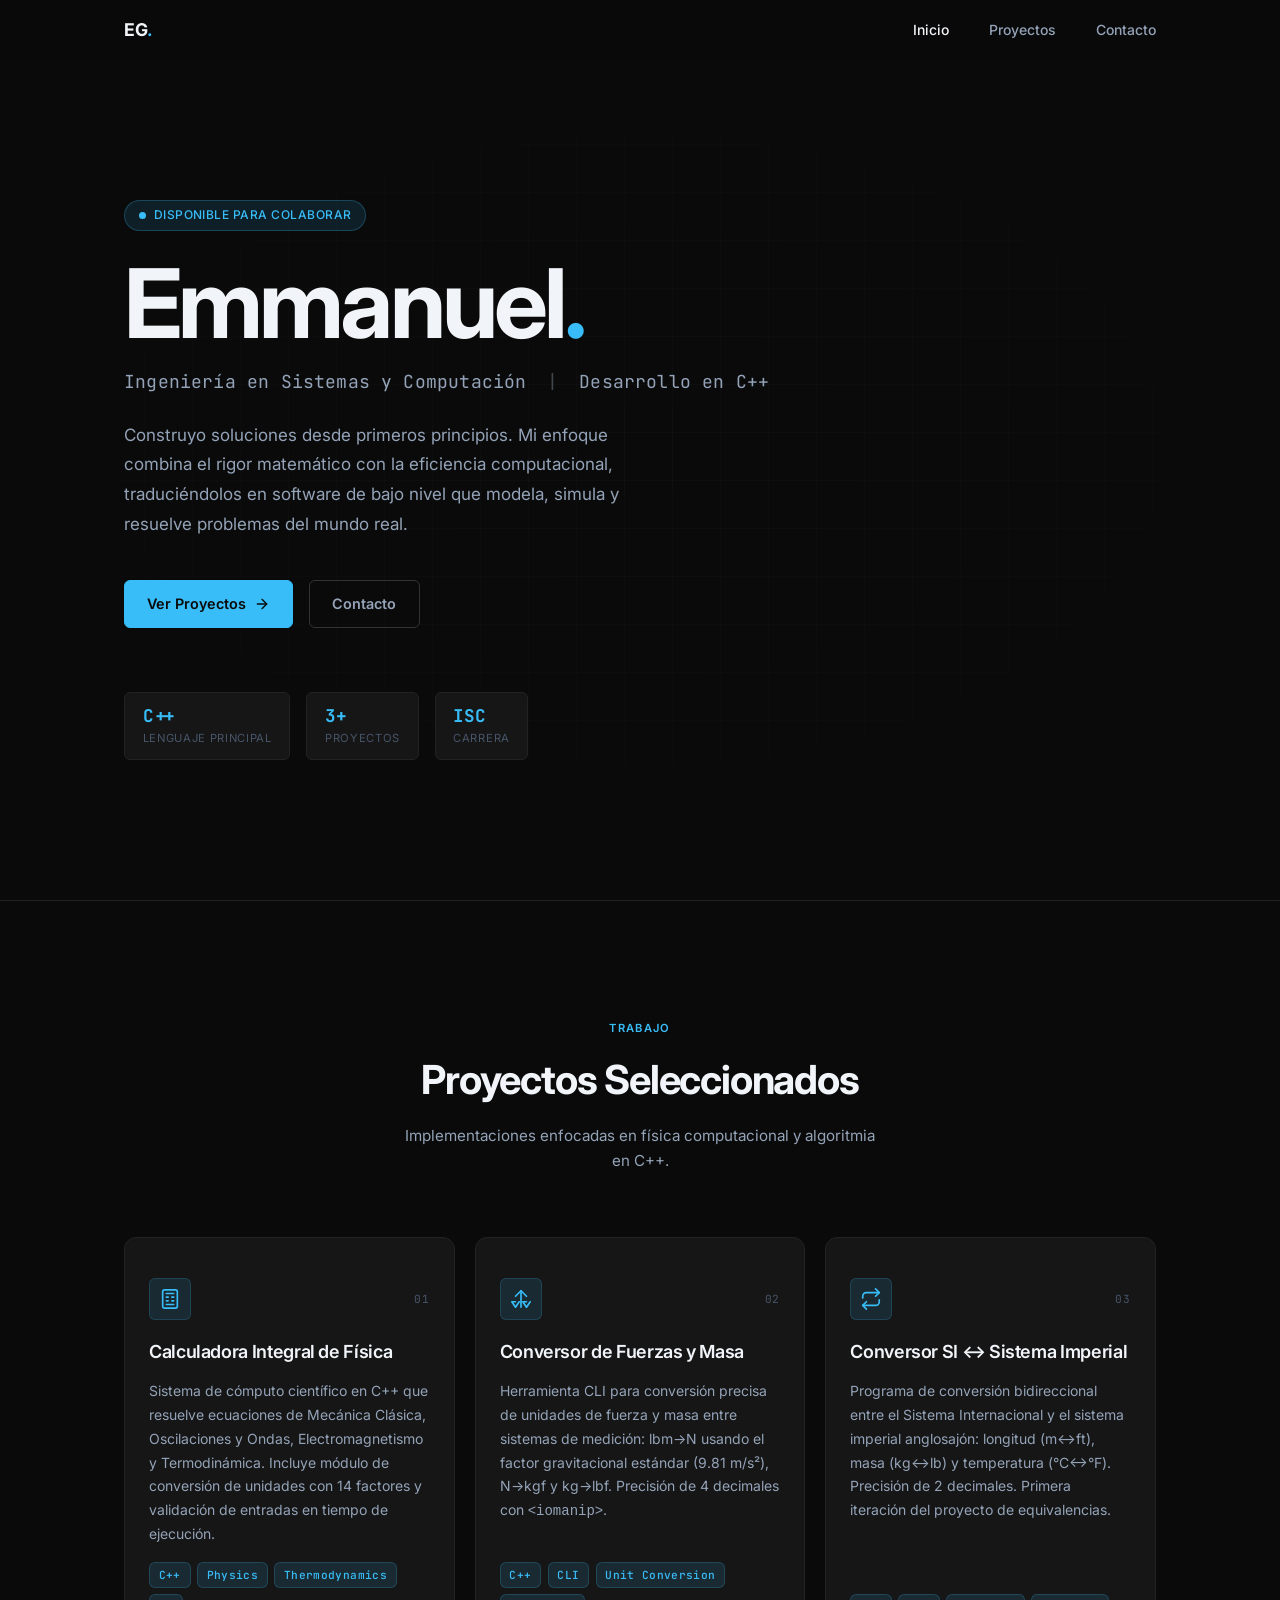
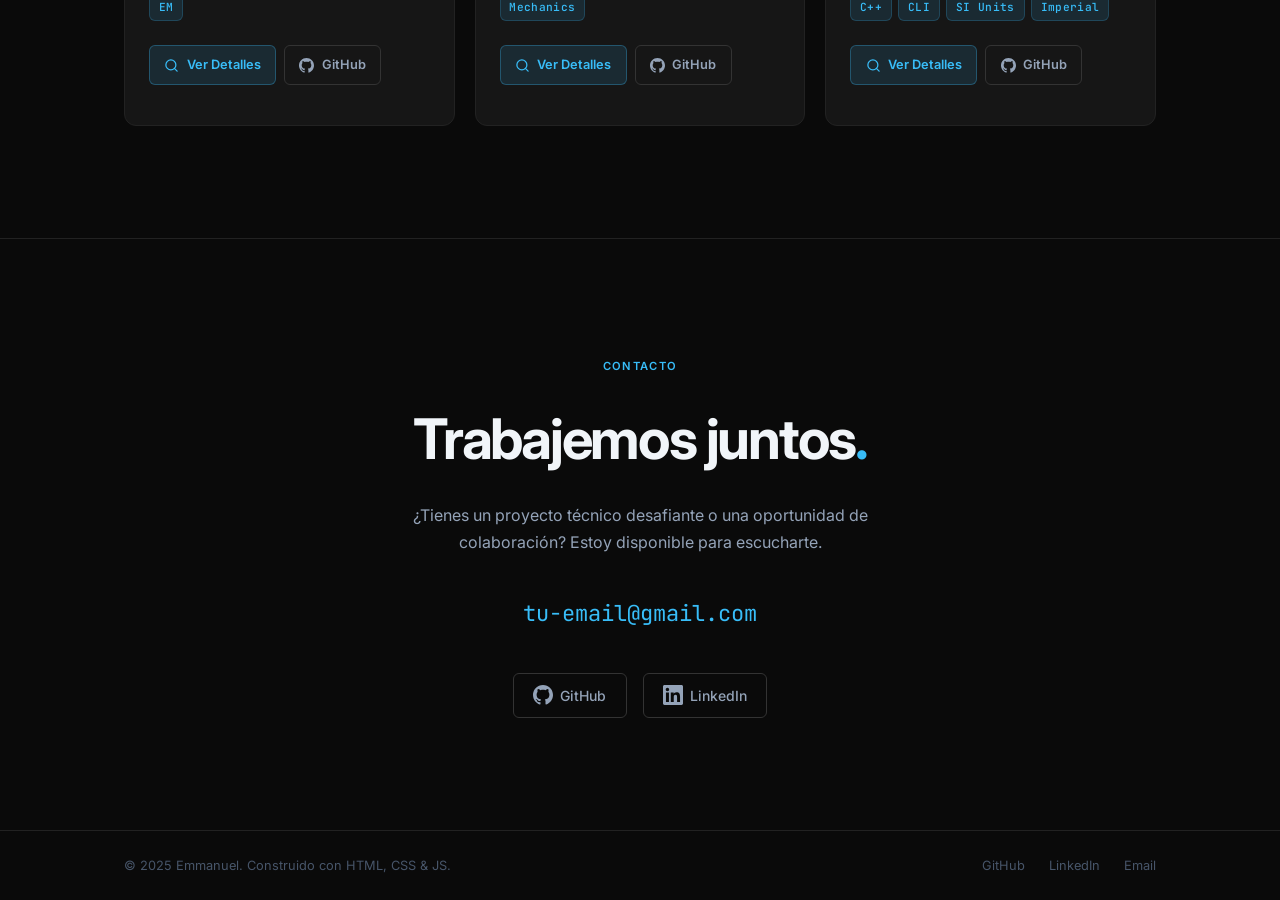
<file: mi-portafolio/index.html>
<!DOCTYPE html>
<html lang="es">
<head>
  <meta charset="UTF-8" />
  <meta name="viewport" content="width=device-width, initial-scale=1.0" />
  <meta name="description" content="Portafolio de Emmanuel — Estudiante de Ingeniería en Sistemas y Computación, especializado en C++ y simulación física." />
  <meta name="author" content="Emmanuel" />
  <title>Emmanuel · Ingeniería en Sistemas</title>

  <!-- Google Fonts: Inter -->
  <link rel="preconnect" href="https://fonts.googleapis.com" />
  <link rel="preconnect" href="https://fonts.gstatic.com" crossorigin />
  <link href="https://fonts.googleapis.com/css2?family=Inter:wght@300;400;500;600;700&family=JetBrains+Mono:wght@400;500&display=swap" rel="stylesheet" />

  <link rel="stylesheet" href="style.css" />
</head>
<body>

  <!-- ───────────────────────────── NAV ───────────────────────────── -->
  <header class="nav" id="nav">
    <div class="nav__inner container">
      <a href="#hero" class="nav__logo">EG<span class="accent">.</span></a>
      <nav class="nav__links" aria-label="Navegación principal">
        <a href="#hero"      class="nav__link">Inicio</a>
        <a href="#projects"  class="nav__link">Proyectos</a>
        <a href="#contact"   class="nav__link">Contacto</a>
      </nav>
      <!-- Mobile hamburger -->
      <button class="nav__burger" id="burger" aria-label="Abrir menú" aria-expanded="false">
        <span></span><span></span><span></span>
      </button>
    </div>
    <!-- Mobile dropdown -->
    <div class="nav__mobile" id="mobileMenu">
      <a href="#hero"      class="nav__mobile-link">Inicio</a>
      <a href="#projects"  class="nav__mobile-link">Proyectos</a>
      <a href="#contact"   class="nav__mobile-link">Contacto</a>
    </div>
  </header>

  <main>

    <!-- ───────────────────────────── HERO ───────────────────────────── -->
    <section class="hero" id="hero">
      <div class="container hero__inner">

        <!-- Status badge -->
        <div class="hero__badge fade-in">
          <span class="badge__dot"></span>
          Disponible para colaborar
        </div>

        <h1 class="hero__name fade-in">Emmanuel<span class="accent">.</span></h1>

        <p class="hero__subtitle fade-in">
          Ingeniería en Sistemas y Computación
          <span class="divider">|</span>
          Desarrollo en C++
        </p>

        <p class="hero__bio fade-in">
          Construyo soluciones desde primeros principios. Mi enfoque combina el rigor matemático
          con la eficiencia computacional, traduciéndolos en software de bajo nivel que modela,
          simula y resuelve problemas del mundo real.
        </p>

        <div class="hero__actions fade-in">
          <a href="#projects" class="btn btn--primary" id="ctaProjects">
            Ver Proyectos
            <svg xmlns="http://www.w3.org/2000/svg" width="16" height="16" viewBox="0 0 24 24"
                 fill="none" stroke="currentColor" stroke-width="2" stroke-linecap="round"
                 stroke-linejoin="round" aria-hidden="true">
              <line x1="5" y1="12" x2="19" y2="12"/>
              <polyline points="12 5 19 12 12 19"/>
            </svg>
          </a>
          <a href="#contact" class="btn btn--ghost">Contacto</a>
        </div>

        <!-- Floating stat chips -->
        <div class="hero__stats fade-in">
          <div class="stat-chip">
            <span class="stat-chip__num">C++</span>
            <span class="stat-chip__label">Lenguaje Principal</span>
          </div>
          <div class="stat-chip">
            <span class="stat-chip__num">3+</span>
            <span class="stat-chip__label">Proyectos</span>
          </div>
          <div class="stat-chip">
            <span class="stat-chip__num">ISC</span>
            <span class="stat-chip__label">Carrera</span>
          </div>
        </div>

      </div>

      <!-- Background decorative grid -->
      <div class="hero__grid" aria-hidden="true"></div>
    </section>

    <!-- ───────────────────────────── PROJECTS ───────────────────────────── -->
    <section class="projects" id="projects">
      <div class="container">

        <div class="section-header">
          <span class="section-header__tag">Trabajo</span>
          <h2 class="section-header__title">Proyectos Seleccionados</h2>
          <p class="section-header__sub">Implementaciones enfocadas en física computacional y algoritmia en C++.</p>
        </div>

        <div class="projects__grid">

          <!-- ── Proyecto 1: Calculadora Integral de Física ── -->
          <article class="card" id="project-calculadora-fisica">
            <div class="card__top">
              <div class="card__icon" aria-hidden="true">
                <!-- Calculator / formula icon -->
                <svg xmlns="http://www.w3.org/2000/svg" width="22" height="22" viewBox="0 0 24 24"
                     fill="none" stroke="currentColor" stroke-width="1.8" stroke-linecap="round"
                     stroke-linejoin="round">
                  <rect x="4" y="2" width="16" height="20" rx="2"/>
                  <line x1="8" y1="6" x2="16" y2="6"/>
                  <line x1="8" y1="10" x2="10" y2="10"/>
                  <line x1="14" y1="10" x2="16" y2="10"/>
                  <line x1="8" y1="14" x2="10" y2="14"/>
                  <line x1="14" y1="14" x2="16" y2="14"/>
                  <line x1="8" y1="18" x2="16" y2="18"/>
                </svg>
              </div>
              <span class="card__number">01</span>
            </div>

            <h3 class="card__title">Calculadora Integral de Física</h3>

            <p class="card__desc">
              Sistema de cómputo científico en C++ que resuelve ecuaciones de Mecánica Clásica,
              Oscilaciones y Ondas, Electromagnetismo y Termodinámica. Incluye módulo de
              conversión de unidades con 14 factores y validación de entradas en tiempo de
              ejecución.
            </p>

            <div class="card__tags" aria-label="Tecnologías">
              <span class="tag">C++</span>
              <span class="tag">Physics</span>
              <span class="tag">Thermodynamics</span>
              <span class="tag">EM</span>
            </div>

            <div class="card__actions">
              <a href="proyecto-fisica.html" class="card__btn card__btn--detail"
                 aria-label="Ver detalles de Calculadora Integral de Física">
                <svg xmlns="http://www.w3.org/2000/svg" width="15" height="15" viewBox="0 0 24 24"
                     fill="none" stroke="currentColor" stroke-width="2" stroke-linecap="round"
                     stroke-linejoin="round" aria-hidden="true">
                  <circle cx="11" cy="11" r="8"/><line x1="21" y1="21" x2="16.65" y2="16.65"/>
                </svg>
                Ver Detalles
              </a>
              <a href="https://github.com/Emmanuel-Hpriv" target="_blank" rel="noopener noreferrer"
                 class="card__btn" aria-label="Ver perfil de GitHub de Emmanuel">
                <svg xmlns="http://www.w3.org/2000/svg" width="15" height="15" viewBox="0 0 24 24"
                     fill="currentColor" aria-hidden="true">
                  <path d="M12 0c-6.626 0-12 5.373-12 12 0 5.302 3.438 9.8 8.207 11.387.599.111.793-.261.793-.577v-2.234c-3.338.726-4.033-1.416-4.033-1.416-.546-1.387-1.333-1.756-1.333-1.756-1.089-.745.083-.729.083-.729 1.205.084 1.839 1.237 1.839 1.237 1.07 1.834 2.807 1.304 3.492.997.107-.775.418-1.305.762-1.604-2.665-.305-5.467-1.334-5.467-5.931 0-1.311.469-2.381 1.236-3.221-.124-.303-.535-1.524.117-3.176 0 0 1.008-.322 3.301 1.23.957-.266 1.983-.399 3.003-.404 1.02.005 2.047.138 3.006.404 2.291-1.552 3.297-1.23 3.297-1.23.653 1.653.242 2.874.118 3.176.77.84 1.235 1.911 1.235 3.221 0 4.609-2.807 5.624-5.479 5.921.43.372.823 1.102.823 2.222v3.293c0 .319.192.694.801.576 4.765-1.589 8.199-6.086 8.199-11.386 0-6.627-5.373-12-12-12z"/>
                </svg>
                GitHub
              </a>
            </div>
          </article>

          <!-- ── Proyecto 2: Conversor de Fuerzas y Masa ── -->
          <article class="card" id="project-conversor-fuerzas">
            <div class="card__top">
              <div class="card__icon" aria-hidden="true">
                <!-- Scale / balance icon -->
                <svg xmlns="http://www.w3.org/2000/svg" width="22" height="22" viewBox="0 0 24 24"
                     fill="none" stroke="currentColor" stroke-width="1.8" stroke-linecap="round"
                     stroke-linejoin="round">
                  <line x1="12" y1="3" x2="12" y2="21"/>
                  <path d="M6 9l6-6 6 6"/>
                  <path d="M6 15H2l4 6 4-6"/>
                  <path d="M18 15h-4l4 6 4-6"/>
                </svg>
              </div>
              <span class="card__number">02</span>
            </div>

            <h3 class="card__title">Conversor de Fuerzas y Masa</h3>

            <p class="card__desc">
              Herramienta CLI para conversión precisa de unidades de fuerza y masa entre sistemas
              de medición: lbm→N usando el factor gravitacional estándar (9.81 m/s²), N→kgf y
              kg→lbf. Precisión de 4 decimales con <code>&lt;iomanip&gt;</code>.
            </p>

            <div class="card__tags" aria-label="Tecnologías">
              <span class="tag">C++</span>
              <span class="tag">CLI</span>
              <span class="tag">Unit Conversion</span>
              <span class="tag">Mechanics</span>
            </div>

            <div class="card__actions">
              <a href="proyecto-conversor-v1.html" class="card__btn card__btn--detail"
                 aria-label="Ver detalles de Conversor de Fuerzas">
                <svg xmlns="http://www.w3.org/2000/svg" width="15" height="15" viewBox="0 0 24 24"
                     fill="none" stroke="currentColor" stroke-width="2" stroke-linecap="round"
                     stroke-linejoin="round" aria-hidden="true">
                  <circle cx="11" cy="11" r="8"/><line x1="21" y1="21" x2="16.65" y2="16.65"/>
                </svg>
                Ver Detalles
              </a>
              <a href="https://github.com/Emmanuel-Hpriv" target="_blank" rel="noopener noreferrer"
                 class="card__btn" aria-label="Ver perfil de GitHub">
                <svg xmlns="http://www.w3.org/2000/svg" width="15" height="15" viewBox="0 0 24 24"
                     fill="currentColor" aria-hidden="true">
                  <path d="M12 0c-6.626 0-12 5.373-12 12 0 5.302 3.438 9.8 8.207 11.387.599.111.793-.261.793-.577v-2.234c-3.338.726-4.033-1.416-4.033-1.416-.546-1.387-1.333-1.756-1.333-1.756-1.089-.745.083-.729.083-.729 1.205.084 1.839 1.237 1.839 1.237 1.07 1.834 2.807 1.304 3.492.997.107-.775.418-1.305.762-1.604-2.665-.305-5.467-1.334-5.467-5.931 0-1.311.469-2.381 1.236-3.221-.124-.303-.535-1.524.117-3.176 0 0 1.008-.322 3.301 1.23.957-.266 1.983-.399 3.003-.404 1.02.005 2.047.138 3.006.404 2.291-1.552 3.297-1.23 3.297-1.23.653 1.653.242 2.874.118 3.176.77.84 1.235 1.911 1.235 3.221 0 4.609-2.807 5.624-5.479 5.921.43.372.823 1.102.823 2.222v3.293c0 .319.192.694.801.576 4.765-1.589 8.199-6.086 8.199-11.386 0-6.627-5.373-12-12-12z"/>
                </svg>
                GitHub
              </a>
            </div>
          </article>

          <!-- ── Proyecto 3: Conversor SI ↔ Imperial ── -->
          <article class="card" id="project-conversor-si">
            <div class="card__top">
              <div class="card__icon" aria-hidden="true">
                <!-- Arrows swap icon -->
                <svg xmlns="http://www.w3.org/2000/svg" width="22" height="22" viewBox="0 0 24 24"
                     fill="none" stroke="currentColor" stroke-width="1.8" stroke-linecap="round"
                     stroke-linejoin="round">
                  <polyline points="17 1 21 5 17 9"/>
                  <path d="M3 11V9a4 4 0 0 1 4-4h14"/>
                  <polyline points="7 23 3 19 7 15"/>
                  <path d="M21 13v2a4 4 0 0 1-4 4H3"/>
                </svg>
              </div>
              <span class="card__number">03</span>
            </div>

            <h3 class="card__title">Conversor SI ↔ Sistema Imperial</h3>

            <p class="card__desc">
              Programa de conversión bidireccional entre el Sistema Internacional y el sistema
              imperial anglosajón: longitud (m↔ft), masa (kg↔lb) y temperatura (°C↔°F).
              Precisión de 2 decimales. Primera iteración del proyecto de equivalencias.
            </p>

            <div class="card__tags" aria-label="Tecnologías">
              <span class="tag">C++</span>
              <span class="tag">CLI</span>
              <span class="tag">SI Units</span>
              <span class="tag">Imperial</span>
            </div>

            <div class="card__actions">
              <a href="proyecto-conversor-v2.html" class="card__btn card__btn--detail"
                 aria-label="Ver detalles de Conversor SI">
                <svg xmlns="http://www.w3.org/2000/svg" width="15" height="15" viewBox="0 0 24 24"
                     fill="none" stroke="currentColor" stroke-width="2" stroke-linecap="round"
                     stroke-linejoin="round" aria-hidden="true">
                  <circle cx="11" cy="11" r="8"/><line x1="21" y1="21" x2="16.65" y2="16.65"/>
                </svg>
                Ver Detalles
              </a>
              <a href="https://github.com/Emmanuel-Hpriv" target="_blank" rel="noopener noreferrer"
                 class="card__btn" aria-label="Ver perfil de GitHub">
                <svg xmlns="http://www.w3.org/2000/svg" width="15" height="15" viewBox="0 0 24 24"
                     fill="currentColor" aria-hidden="true">
                  <path d="M12 0c-6.626 0-12 5.373-12 12 0 5.302 3.438 9.8 8.207 11.387.599.111.793-.261.793-.577v-2.234c-3.338.726-4.033-1.416-4.033-1.416-.546-1.387-1.333-1.756-1.333-1.756-1.089-.745.083-.729.083-.729 1.205.084 1.839 1.237 1.839 1.237 1.07 1.834 2.807 1.304 3.492.997.107-.775.418-1.305.762-1.604-2.665-.305-5.467-1.334-5.467-5.931 0-1.311.469-2.381 1.236-3.221-.124-.303-.535-1.524.117-3.176 0 0 1.008-.322 3.301 1.23.957-.266 1.983-.399 3.003-.404 1.02.005 2.047.138 3.006.404 2.291-1.552 3.297-1.23 3.297-1.23.653 1.653.242 2.874.118 3.176.77.84 1.235 1.911 1.235 3.221 0 4.609-2.807 5.624-5.479 5.921.43.372.823 1.102.823 2.222v3.293c0 .319.192.694.801.576 4.765-1.589 8.199-6.086 8.199-11.386 0-6.627-5.373-12-12-12z"/>
                </svg>
                GitHub
              </a>
            </div>
          </article>

        </div><!-- /projects__grid -->
      </div>
    </section>

    <!-- ───────────────────────────── CONTACT ───────────────────────────── -->
    <section class="contact" id="contact">
      <div class="container contact__inner">
        <span class="section-header__tag">Contacto</span>
        <h2 class="contact__title">Trabajemos juntos<span class="accent">.</span></h2>
        <p class="contact__sub">
          ¿Tienes un proyecto técnico desafiante o una oportunidad de colaboración?
          Estoy disponible para escucharte.
        </p>

        <a href="mailto:tu-email@gmail.com" class="contact__email" id="emailLink">
          tu-email@gmail.com
        </a>

        <div class="contact__links">
          <a href="https://github.com/tu-usuario" target="_blank" rel="noopener noreferrer"
             class="social-link" id="githubLink" aria-label="Perfil de GitHub">
            <svg xmlns="http://www.w3.org/2000/svg" width="20" height="20" viewBox="0 0 24 24"
                 fill="currentColor" aria-hidden="true">
              <path d="M12 0c-6.626 0-12 5.373-12 12 0 5.302 3.438 9.8 8.207 11.387.599.111.793-.261.793-.577v-2.234c-3.338.726-4.033-1.416-4.033-1.416-.546-1.387-1.333-1.756-1.333-1.756-1.089-.745.083-.729.083-.729 1.205.084 1.839 1.237 1.839 1.237 1.07 1.834 2.807 1.304 3.492.997.107-.775.418-1.305.762-1.604-2.665-.305-5.467-1.334-5.467-5.931 0-1.311.469-2.381 1.236-3.221-.124-.303-.535-1.524.117-3.176 0 0 1.008-.322 3.301 1.23.957-.266 1.983-.399 3.003-.404 1.02.005 2.047.138 3.006.404 2.291-1.552 3.297-1.23 3.297-1.23.653 1.653.242 2.874.118 3.176.77.84 1.235 1.911 1.235 3.221 0 4.609-2.807 5.624-5.479 5.921.43.372.823 1.102.823 2.222v3.293c0 .319.192.694.801.576 4.765-1.589 8.199-6.086 8.199-11.386 0-6.627-5.373-12-12-12z"/>
            </svg>
            GitHub
          </a>

          <a href="https://linkedin.com/in/tu-usuario" target="_blank" rel="noopener noreferrer"
             class="social-link" id="linkedinLink" aria-label="Perfil de LinkedIn">
            <svg xmlns="http://www.w3.org/2000/svg" width="20" height="20" viewBox="0 0 24 24"
                 fill="currentColor" aria-hidden="true">
              <path d="M20.447 20.452h-3.554v-5.569c0-1.328-.027-3.037-1.852-3.037-1.853 0-2.136 1.445-2.136 2.939v5.667H9.351V9h3.414v1.561h.046c.477-.9 1.637-1.85 3.37-1.85 3.601 0 4.267 2.37 4.267 5.455v6.286zM5.337 7.433c-1.144 0-2.063-.926-2.063-2.065 0-1.138.92-2.063 2.063-2.063 1.14 0 2.064.925 2.064 2.063 0 1.139-.925 2.065-2.064 2.065zm1.782 13.019H3.555V9h3.564v11.452zM22.225 0H1.771C.792 0 0 .774 0 1.729v20.542C0 23.227.792 24 1.771 24h20.451C23.2 24 24 23.227 24 22.271V1.729C24 .774 23.2 0 22.222 0h.003z"/>
            </svg>
            LinkedIn
          </a>
        </div>
      </div>
    </section>

  </main>

  <!-- ───────────────────────────── FOOTER ───────────────────────────── -->
  <footer class="footer">
    <div class="container footer__inner">
      <span class="footer__copy">© 2025 Emmanuel. Construido con HTML, CSS & JS.</span>
      <div class="footer__links">
        <a href="https://github.com/tu-usuario"       target="_blank" rel="noopener noreferrer" class="footer__link">GitHub</a>
        <a href="https://linkedin.com/in/tu-usuario"  target="_blank" rel="noopener noreferrer" class="footer__link">LinkedIn</a>
        <a href="mailto:tu-email@gmail.com"            class="footer__link">Email</a>
      </div>
    </div>
  </footer>

  <script src="script.js"></script>
</body>
</html>
</file>
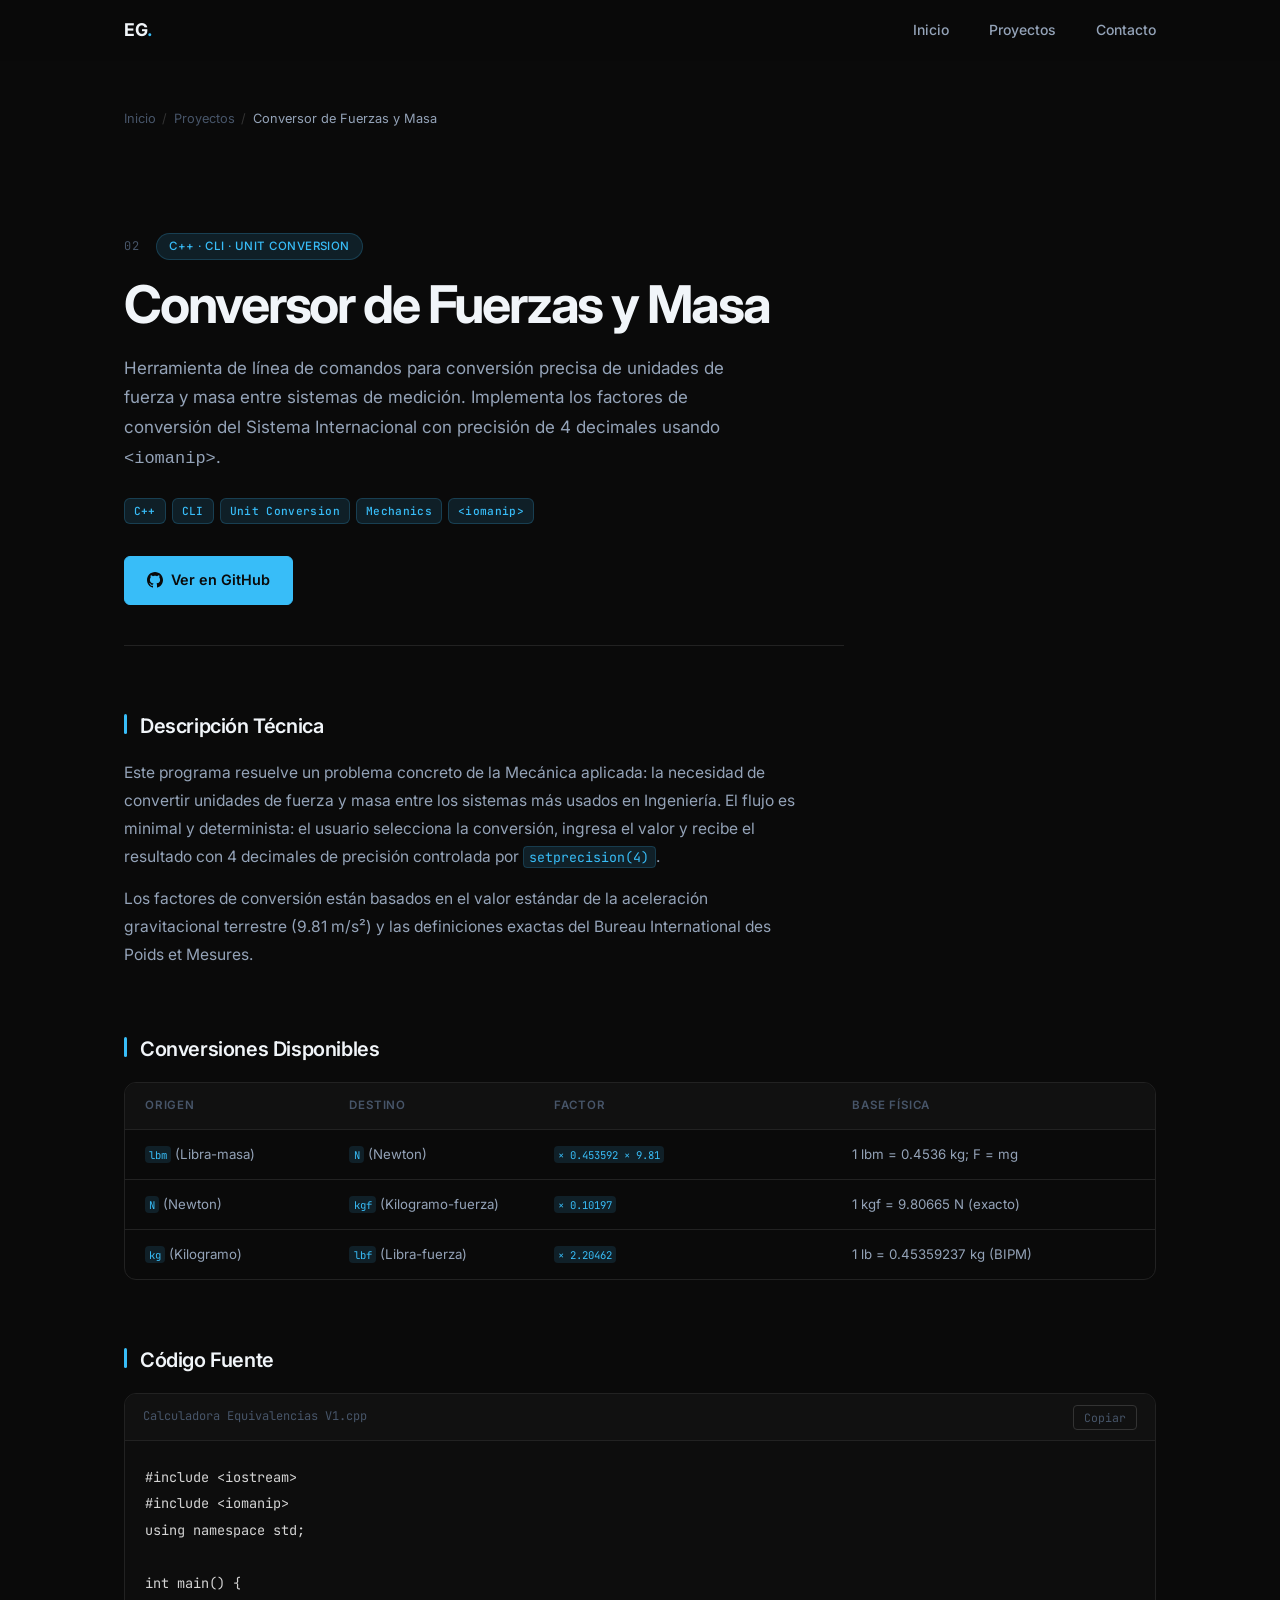
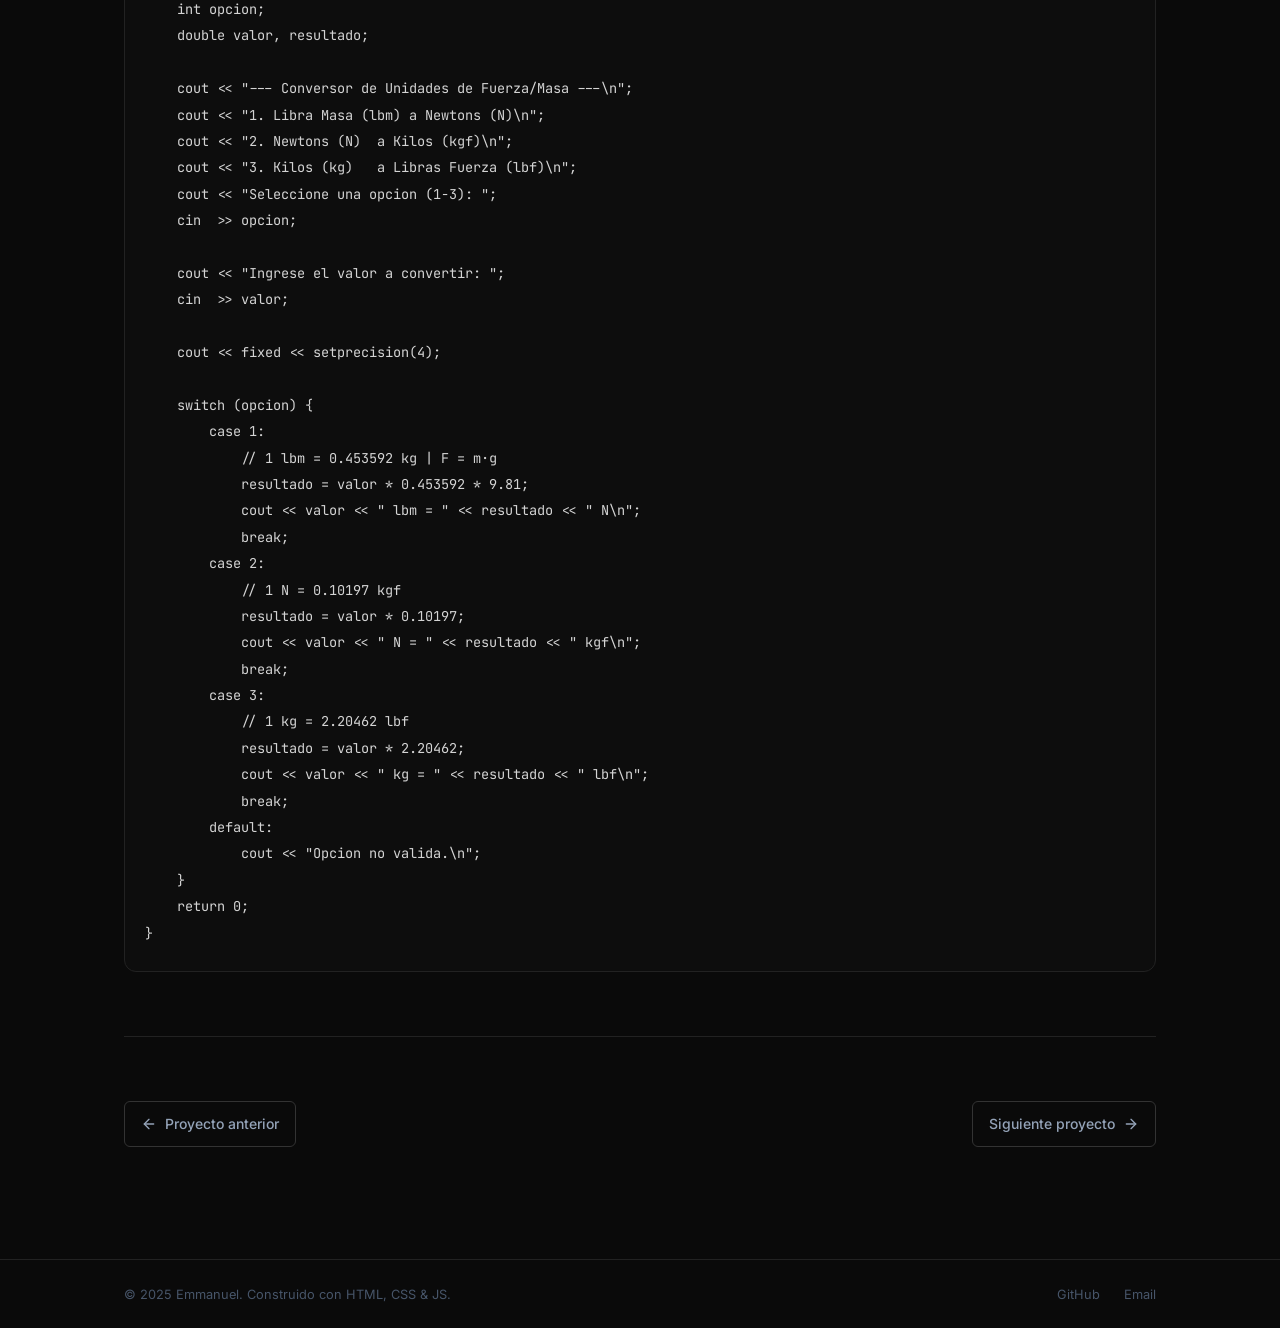
<file: mi-portafolio/proyecto-conversor-v1.html>
<!DOCTYPE html>
<html lang="es">
<head>
  <meta charset="UTF-8" />
  <meta name="viewport" content="width=device-width, initial-scale=1.0" />
  <meta name="description" content="Conversor de Fuerzas y Masa — Herramienta CLI en C++ para conversión de unidades mecánicas con precisión de 4 decimales." />
  <title>Conversor de Fuerzas y Masa · Emmanuel</title>
  <link rel="preconnect" href="https://fonts.googleapis.com" />
  <link rel="preconnect" href="https://fonts.gstatic.com" crossorigin />
  <link href="https://fonts.googleapis.com/css2?family=Inter:wght@300;400;500;600;700&family=JetBrains+Mono:wght@400;500&display=swap" rel="stylesheet" />
  <link rel="stylesheet" href="style.css" />
  <link rel="stylesheet" href="project.css" />
</head>
<body>

  <header class="nav scrolled" id="nav">
    <div class="nav__inner container">
      <a href="index.html" class="nav__logo">EG<span class="accent">.</span></a>
      <nav class="nav__links">
        <a href="index.html" class="nav__link">Inicio</a>
        <a href="index.html#projects" class="nav__link">Proyectos</a>
        <a href="index.html#contact" class="nav__link">Contacto</a>
      </nav>
      <button class="nav__burger" id="burger" aria-label="Abrir menú" aria-expanded="false">
        <span></span><span></span><span></span>
      </button>
    </div>
    <div class="nav__mobile" id="mobileMenu">
      <a href="index.html" class="nav__mobile-link">Inicio</a>
      <a href="index.html#projects" class="nav__mobile-link">Proyectos</a>
      <a href="index.html#contact" class="nav__mobile-link">Contacto</a>
    </div>
  </header>

  <main class="project-page">
    <div class="container">

      <nav class="breadcrumb">
        <a href="index.html" class="breadcrumb__link">Inicio</a>
        <span class="breadcrumb__sep">/</span>
        <a href="index.html#projects" class="breadcrumb__link">Proyectos</a>
        <span class="breadcrumb__sep">/</span>
        <span class="breadcrumb__current">Conversor de Fuerzas y Masa</span>
      </nav>

      <header class="proj-header fade-in">
        <div class="proj-header__meta">
          <span class="proj-header__num">02</span>
          <span class="proj-header__status">C++ · CLI · Unit Conversion</span>
        </div>
        <h1 class="proj-header__title">Conversor de Fuerzas y Masa</h1>
        <p class="proj-header__sub">
          Herramienta de línea de comandos para conversión precisa de unidades de fuerza y masa entre sistemas de medición. Implementa los factores de conversión del Sistema Internacional con precisión de 4 decimales usando <code>&lt;iomanip&gt;</code>.
        </p>
        <div class="proj-header__tags">
          <span class="tag">C++</span>
          <span class="tag">CLI</span>
          <span class="tag">Unit Conversion</span>
          <span class="tag">Mechanics</span>
          <span class="tag">&lt;iomanip&gt;</span>
        </div>
        <a href="https://github.com/Emmanuel-Hpriv" target="_blank" rel="noopener noreferrer" class="btn btn--primary" id="githubBtnV1">
          <svg xmlns="http://www.w3.org/2000/svg" width="16" height="16" viewBox="0 0 24 24" fill="currentColor"><path d="M12 0c-6.626 0-12 5.373-12 12 0 5.302 3.438 9.8 8.207 11.387.599.111.793-.261.793-.577v-2.234c-3.338.726-4.033-1.416-4.033-1.416-.546-1.387-1.333-1.756-1.333-1.756-1.089-.745.083-.729.083-.729 1.205.084 1.839 1.237 1.839 1.237 1.07 1.834 2.807 1.304 3.492.997.107-.775.418-1.305.762-1.604-2.665-.305-5.467-1.334-5.467-5.931 0-1.311.469-2.381 1.236-3.221-.124-.303-.535-1.524.117-3.176 0 0 1.008-.322 3.301 1.23.957-.266 1.983-.399 3.003-.404 1.02.005 2.047.138 3.006.404 2.291-1.552 3.297-1.23 3.297-1.23.653 1.653.242 2.874.118 3.176.77.84 1.235 1.911 1.235 3.221 0 4.609-2.807 5.624-5.479 5.921.43.372.823 1.102.823 2.222v3.293c0 .319.192.694.801.576 4.765-1.589 8.199-6.086 8.199-11.386 0-6.627-5.373-12-12-12z"/></svg>
          Ver en GitHub
        </a>
      </header>

      <section class="proj-section fade-in">
        <h2 class="proj-section__title">Descripción Técnica</h2>
        <p class="proj-section__text">
          Este programa resuelve un problema concreto de la Mecánica aplicada: la necesidad de convertir unidades de fuerza y masa entre los sistemas más usados en Ingeniería. El flujo es minimal y determinista: el usuario selecciona la conversión, ingresa el valor y recibe el resultado con 4 decimales de precisión controlada por <code>setprecision(4)</code>.
        </p>
        <p class="proj-section__text">
          Los factores de conversión están basados en el valor estándar de la aceleración gravitacional terrestre (9.81 m/s²) y las definiciones exactas del Bureau International des Poids et Mesures.
        </p>
      </section>

      <section class="proj-section fade-in">
        <h2 class="proj-section__title">Conversiones Disponibles</h2>
        <div class="conversion-table">
          <div class="conv-row conv-row--header">
            <span>Origen</span><span>Destino</span><span>Factor</span><span>Base Física</span>
          </div>
          <div class="conv-row">
            <span><code>lbm</code> (Libra-masa)</span>
            <span><code>N</code> (Newton)</span>
            <span><code>× 0.453592 × 9.81</code></span>
            <span>1 lbm = 0.4536 kg; F = mg</span>
          </div>
          <div class="conv-row">
            <span><code>N</code> (Newton)</span>
            <span><code>kgf</code> (Kilogramo-fuerza)</span>
            <span><code>× 0.10197</code></span>
            <span>1 kgf = 9.80665 N (exacto)</span>
          </div>
          <div class="conv-row">
            <span><code>kg</code> (Kilogramo)</span>
            <span><code>lbf</code> (Libra-fuerza)</span>
            <span><code>× 2.20462</code></span>
            <span>1 lb = 0.45359237 kg (BIPM)</span>
          </div>
        </div>
      </section>

      <section class="proj-section fade-in">
        <h2 class="proj-section__title">Código Fuente</h2>
        <div class="code-block" id="codeSnippetV1">
          <div class="code-block__header">
            <span class="code-block__file">Calculadora Equivalencias V1.cpp</span>
            <button class="code-block__copy" onclick="copyCode(this)">Copiar</button>
          </div>
          <pre class="code-block__pre"><code>#include &lt;iostream&gt;
#include &lt;iomanip&gt;
using namespace std;

int main() {
    int opcion;
    double valor, resultado;

    cout &lt;&lt; "--- Conversor de Unidades de Fuerza/Masa ---\n";
    cout &lt;&lt; "1. Libra Masa (lbm) a Newtons (N)\n";
    cout &lt;&lt; "2. Newtons (N)  a Kilos (kgf)\n";
    cout &lt;&lt; "3. Kilos (kg)   a Libras Fuerza (lbf)\n";
    cout &lt;&lt; "Seleccione una opcion (1-3): ";
    cin  &gt;&gt; opcion;

    cout &lt;&lt; "Ingrese el valor a convertir: ";
    cin  &gt;&gt; valor;

    cout &lt;&lt; fixed &lt;&lt; setprecision(4);

    switch (opcion) {
        case 1:
            // 1 lbm = 0.453592 kg | F = m·g
            resultado = valor * 0.453592 * 9.81;
            cout &lt;&lt; valor &lt;&lt; " lbm = " &lt;&lt; resultado &lt;&lt; " N\n";
            break;
        case 2:
            // 1 N = 0.10197 kgf
            resultado = valor * 0.10197;
            cout &lt;&lt; valor &lt;&lt; " N = " &lt;&lt; resultado &lt;&lt; " kgf\n";
            break;
        case 3:
            // 1 kg = 2.20462 lbf
            resultado = valor * 2.20462;
            cout &lt;&lt; valor &lt;&lt; " kg = " &lt;&lt; resultado &lt;&lt; " lbf\n";
            break;
        default:
            cout &lt;&lt; "Opcion no valida.\n";
    }
    return 0;
}</code></pre>
        </div>
      </section>

      <div class="proj-nav fade-in">
        <a href="proyecto-fisica.html" class="proj-nav__back">
          <svg xmlns="http://www.w3.org/2000/svg" width="16" height="16" viewBox="0 0 24 24" fill="none" stroke="currentColor" stroke-width="2" stroke-linecap="round" stroke-linejoin="round"><line x1="19" y1="12" x2="5" y2="12"/><polyline points="12 19 5 12 12 5"/></svg>
          Proyecto anterior
        </a>
        <a href="proyecto-conversor-v2.html" class="proj-nav__next">
          Siguiente proyecto
          <svg xmlns="http://www.w3.org/2000/svg" width="16" height="16" viewBox="0 0 24 24" fill="none" stroke="currentColor" stroke-width="2" stroke-linecap="round" stroke-linejoin="round"><line x1="5" y1="12" x2="19" y2="12"/><polyline points="12 5 19 12 12 19"/></svg>
        </a>
      </div>

    </div>
  </main>

  <footer class="footer">
    <div class="container footer__inner">
      <span class="footer__copy">© 2025 Emmanuel. Construido con HTML, CSS & JS.</span>
      <div class="footer__links">
        <a href="https://github.com/Emmanuel-Hpriv" target="_blank" rel="noopener noreferrer" class="footer__link">GitHub</a>
        <a href="mailto:emmanuel.hinojosa.estrada@gmail.com" class="footer__link">Email</a>
      </div>
    </div>
  </footer>

  <script src="script.js"></script>
  <script src="project.js"></script>
</body>
</html>
</file>
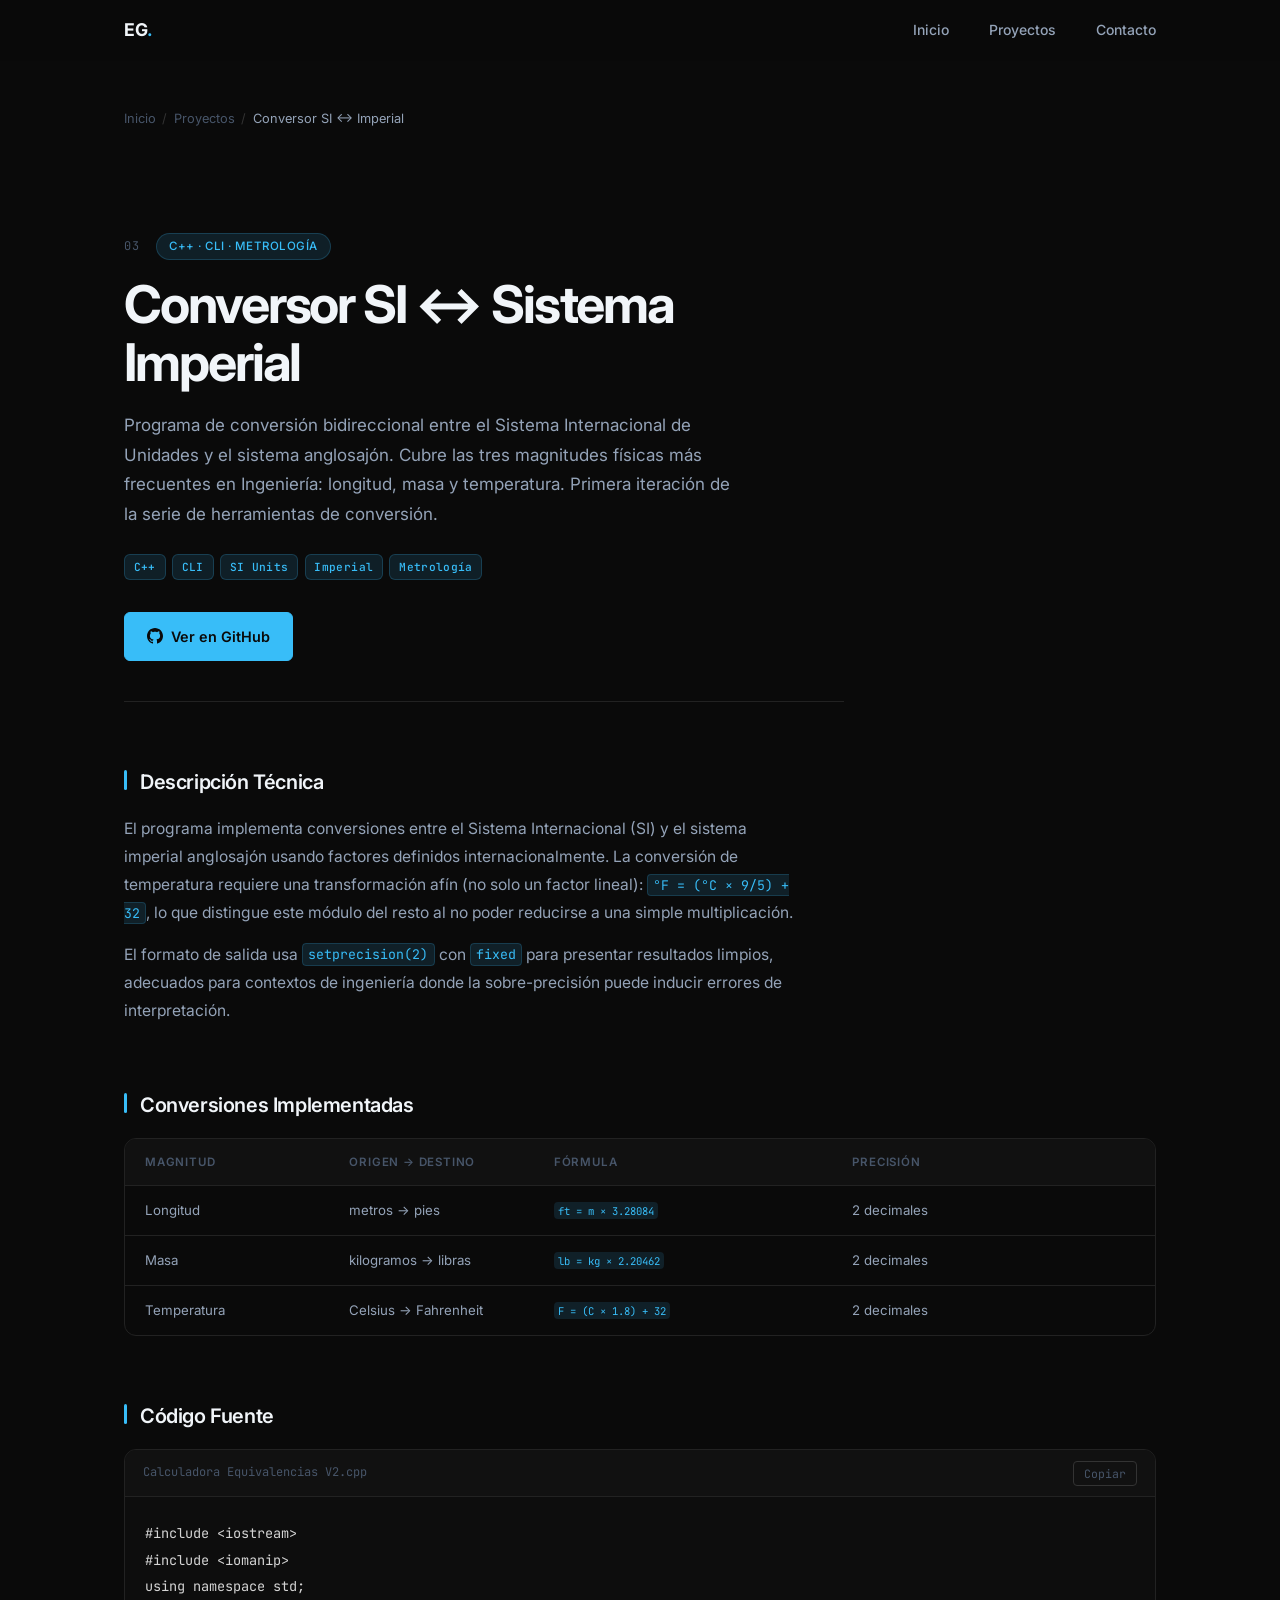
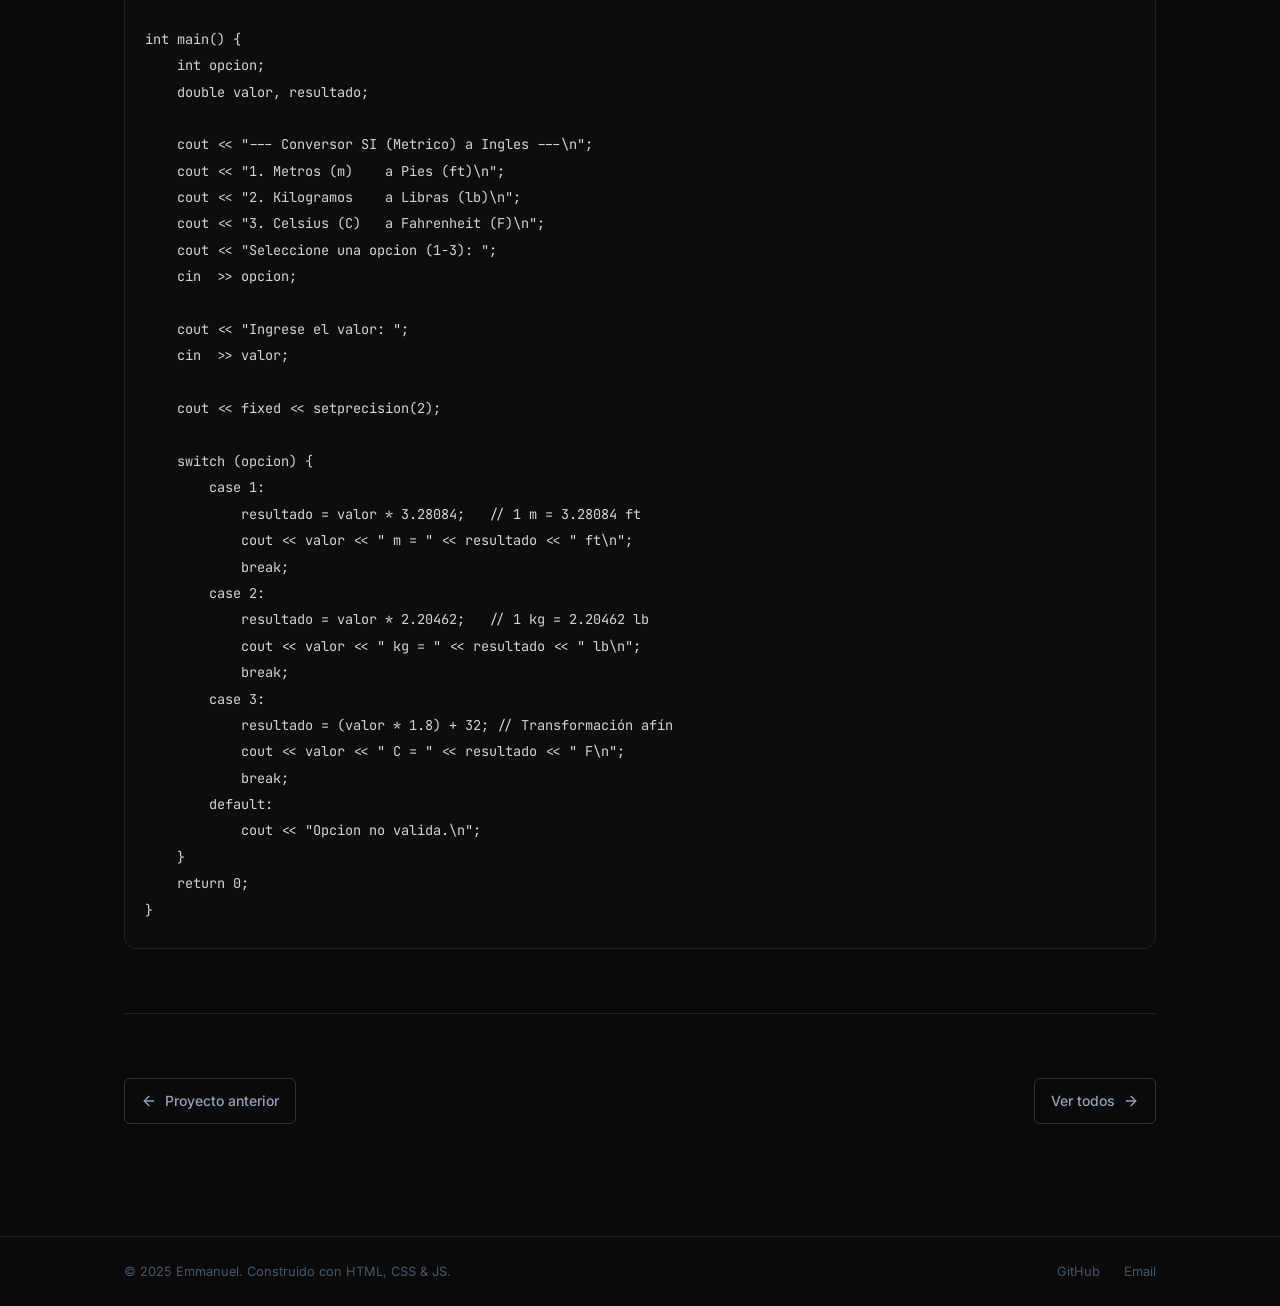
<file: mi-portafolio/proyecto-conversor-v2.html>
<!DOCTYPE html>
<html lang="es">
<head>
  <meta charset="UTF-8" />
  <meta name="viewport" content="width=device-width, initial-scale=1.0" />
  <meta name="description" content="Conversor SI a Sistema Imperial — C++ CLI para conversión de longitud, masa y temperatura entre métricas y anglosajón." />
  <title>Conversor SI ↔ Imperial · Emmanuel</title>
  <link rel="preconnect" href="https://fonts.googleapis.com" />
  <link rel="preconnect" href="https://fonts.gstatic.com" crossorigin />
  <link href="https://fonts.googleapis.com/css2?family=Inter:wght@300;400;500;600;700&family=JetBrains+Mono:wght@400;500&display=swap" rel="stylesheet" />
  <link rel="stylesheet" href="style.css" />
  <link rel="stylesheet" href="project.css" />
</head>
<body>

  <header class="nav scrolled" id="nav">
    <div class="nav__inner container">
      <a href="index.html" class="nav__logo">EG<span class="accent">.</span></a>
      <nav class="nav__links">
        <a href="index.html" class="nav__link">Inicio</a>
        <a href="index.html#projects" class="nav__link">Proyectos</a>
        <a href="index.html#contact" class="nav__link">Contacto</a>
      </nav>
      <button class="nav__burger" id="burger" aria-label="Abrir menú" aria-expanded="false">
        <span></span><span></span><span></span>
      </button>
    </div>
    <div class="nav__mobile" id="mobileMenu">
      <a href="index.html" class="nav__mobile-link">Inicio</a>
      <a href="index.html#projects" class="nav__mobile-link">Proyectos</a>
      <a href="index.html#contact" class="nav__mobile-link">Contacto</a>
    </div>
  </header>

  <main class="project-page">
    <div class="container">

      <nav class="breadcrumb">
        <a href="index.html" class="breadcrumb__link">Inicio</a>
        <span class="breadcrumb__sep">/</span>
        <a href="index.html#projects" class="breadcrumb__link">Proyectos</a>
        <span class="breadcrumb__sep">/</span>
        <span class="breadcrumb__current">Conversor SI ↔ Imperial</span>
      </nav>

      <header class="proj-header fade-in">
        <div class="proj-header__meta">
          <span class="proj-header__num">03</span>
          <span class="proj-header__status">C++ · CLI · Metrología</span>
        </div>
        <h1 class="proj-header__title">Conversor SI ↔ Sistema Imperial</h1>
        <p class="proj-header__sub">
          Programa de conversión bidireccional entre el Sistema Internacional de Unidades y el sistema anglosajón. Cubre las tres magnitudes físicas más frecuentes en Ingeniería: longitud, masa y temperatura. Primera iteración de la serie de herramientas de conversión.
        </p>
        <div class="proj-header__tags">
          <span class="tag">C++</span>
          <span class="tag">CLI</span>
          <span class="tag">SI Units</span>
          <span class="tag">Imperial</span>
          <span class="tag">Metrología</span>
        </div>
        <a href="https://github.com/Emmanuel-Hpriv" target="_blank" rel="noopener noreferrer" class="btn btn--primary" id="githubBtnV2">
          <svg xmlns="http://www.w3.org/2000/svg" width="16" height="16" viewBox="0 0 24 24" fill="currentColor"><path d="M12 0c-6.626 0-12 5.373-12 12 0 5.302 3.438 9.8 8.207 11.387.599.111.793-.261.793-.577v-2.234c-3.338.726-4.033-1.416-4.033-1.416-.546-1.387-1.333-1.756-1.333-1.756-1.089-.745.083-.729.083-.729 1.205.084 1.839 1.237 1.839 1.237 1.07 1.834 2.807 1.304 3.492.997.107-.775.418-1.305.762-1.604-2.665-.305-5.467-1.334-5.467-5.931 0-1.311.469-2.381 1.236-3.221-.124-.303-.535-1.524.117-3.176 0 0 1.008-.322 3.301 1.23.957-.266 1.983-.399 3.003-.404 1.02.005 2.047.138 3.006.404 2.291-1.552 3.297-1.23 3.297-1.23.653 1.653.242 2.874.118 3.176.77.84 1.235 1.911 1.235 3.221 0 4.609-2.807 5.624-5.479 5.921.43.372.823 1.102.823 2.222v3.293c0 .319.192.694.801.576 4.765-1.589 8.199-6.086 8.199-11.386 0-6.627-5.373-12-12-12z"/></svg>
          Ver en GitHub
        </a>
      </header>

      <section class="proj-section fade-in">
        <h2 class="proj-section__title">Descripción Técnica</h2>
        <p class="proj-section__text">
          El programa implementa conversiones entre el Sistema Internacional (SI) y el sistema imperial anglosajón usando factores definidos internacionalmente. La conversión de temperatura requiere una transformación afín (no solo un factor lineal): <code>°F = (°C × 9/5) + 32</code>, lo que distingue este módulo del resto al no poder reducirse a una simple multiplicación.
        </p>
        <p class="proj-section__text">
          El formato de salida usa <code>setprecision(2)</code> con <code>fixed</code> para presentar resultados limpios, adecuados para contextos de ingeniería donde la sobre-precisión puede inducir errores de interpretación.
        </p>
      </section>

      <section class="proj-section fade-in">
        <h2 class="proj-section__title">Conversiones Implementadas</h2>
        <div class="conversion-table">
          <div class="conv-row conv-row--header">
            <span>Magnitud</span><span>Origen → Destino</span><span>Fórmula</span><span>Precisión</span>
          </div>
          <div class="conv-row">
            <span>Longitud</span>
            <span>metros → pies</span>
            <span><code>ft = m × 3.28084</code></span>
            <span>2 decimales</span>
          </div>
          <div class="conv-row">
            <span>Masa</span>
            <span>kilogramos → libras</span>
            <span><code>lb = kg × 2.20462</code></span>
            <span>2 decimales</span>
          </div>
          <div class="conv-row">
            <span>Temperatura</span>
            <span>Celsius → Fahrenheit</span>
            <span><code>F = (C × 1.8) + 32</code></span>
            <span>2 decimales</span>
          </div>
        </div>
      </section>

      <section class="proj-section fade-in">
        <h2 class="proj-section__title">Código Fuente</h2>
        <div class="code-block" id="codeSnippetV2">
          <div class="code-block__header">
            <span class="code-block__file">Calculadora Equivalencias V2.cpp</span>
            <button class="code-block__copy" onclick="copyCode(this)">Copiar</button>
          </div>
          <pre class="code-block__pre"><code>#include &lt;iostream&gt;
#include &lt;iomanip&gt;
using namespace std;

int main() {
    int opcion;
    double valor, resultado;

    cout &lt;&lt; "--- Conversor SI (Metrico) a Ingles ---\n";
    cout &lt;&lt; "1. Metros (m)    a Pies (ft)\n";
    cout &lt;&lt; "2. Kilogramos    a Libras (lb)\n";
    cout &lt;&lt; "3. Celsius (C)   a Fahrenheit (F)\n";
    cout &lt;&lt; "Seleccione una opcion (1-3): ";
    cin  &gt;&gt; opcion;

    cout &lt;&lt; "Ingrese el valor: ";
    cin  &gt;&gt; valor;

    cout &lt;&lt; fixed &lt;&lt; setprecision(2);

    switch (opcion) {
        case 1:
            resultado = valor * 3.28084;   // 1 m = 3.28084 ft
            cout &lt;&lt; valor &lt;&lt; " m = " &lt;&lt; resultado &lt;&lt; " ft\n";
            break;
        case 2:
            resultado = valor * 2.20462;   // 1 kg = 2.20462 lb
            cout &lt;&lt; valor &lt;&lt; " kg = " &lt;&lt; resultado &lt;&lt; " lb\n";
            break;
        case 3:
            resultado = (valor * 1.8) + 32; // Transformación afín
            cout &lt;&lt; valor &lt;&lt; " C = " &lt;&lt; resultado &lt;&lt; " F\n";
            break;
        default:
            cout &lt;&lt; "Opcion no valida.\n";
    }
    return 0;
}</code></pre>
        </div>
      </section>

      <div class="proj-nav fade-in">
        <a href="proyecto-conversor-v1.html" class="proj-nav__back">
          <svg xmlns="http://www.w3.org/2000/svg" width="16" height="16" viewBox="0 0 24 24" fill="none" stroke="currentColor" stroke-width="2" stroke-linecap="round" stroke-linejoin="round"><line x1="19" y1="12" x2="5" y2="12"/><polyline points="12 19 5 12 12 5"/></svg>
          Proyecto anterior
        </a>
        <a href="index.html#projects" class="proj-nav__next">
          Ver todos
          <svg xmlns="http://www.w3.org/2000/svg" width="16" height="16" viewBox="0 0 24 24" fill="none" stroke="currentColor" stroke-width="2" stroke-linecap="round" stroke-linejoin="round"><line x1="5" y1="12" x2="19" y2="12"/><polyline points="12 5 19 12 12 19"/></svg>
        </a>
      </div>

    </div>
  </main>

  <footer class="footer">
    <div class="container footer__inner">
      <span class="footer__copy">© 2025 Emmanuel. Construido con HTML, CSS & JS.</span>
      <div class="footer__links">
        <a href="https://github.com/Emmanuel-Hpriv" target="_blank" rel="noopener noreferrer" class="footer__link">GitHub</a>
        <a href="mailto:emmanuel.hinojosa.estrada@gmail.com" class="footer__link">Email</a>
      </div>
    </div>
  </footer>

  <script src="script.js"></script>
  <script src="project.js"></script>
</body>
</html>
</file>
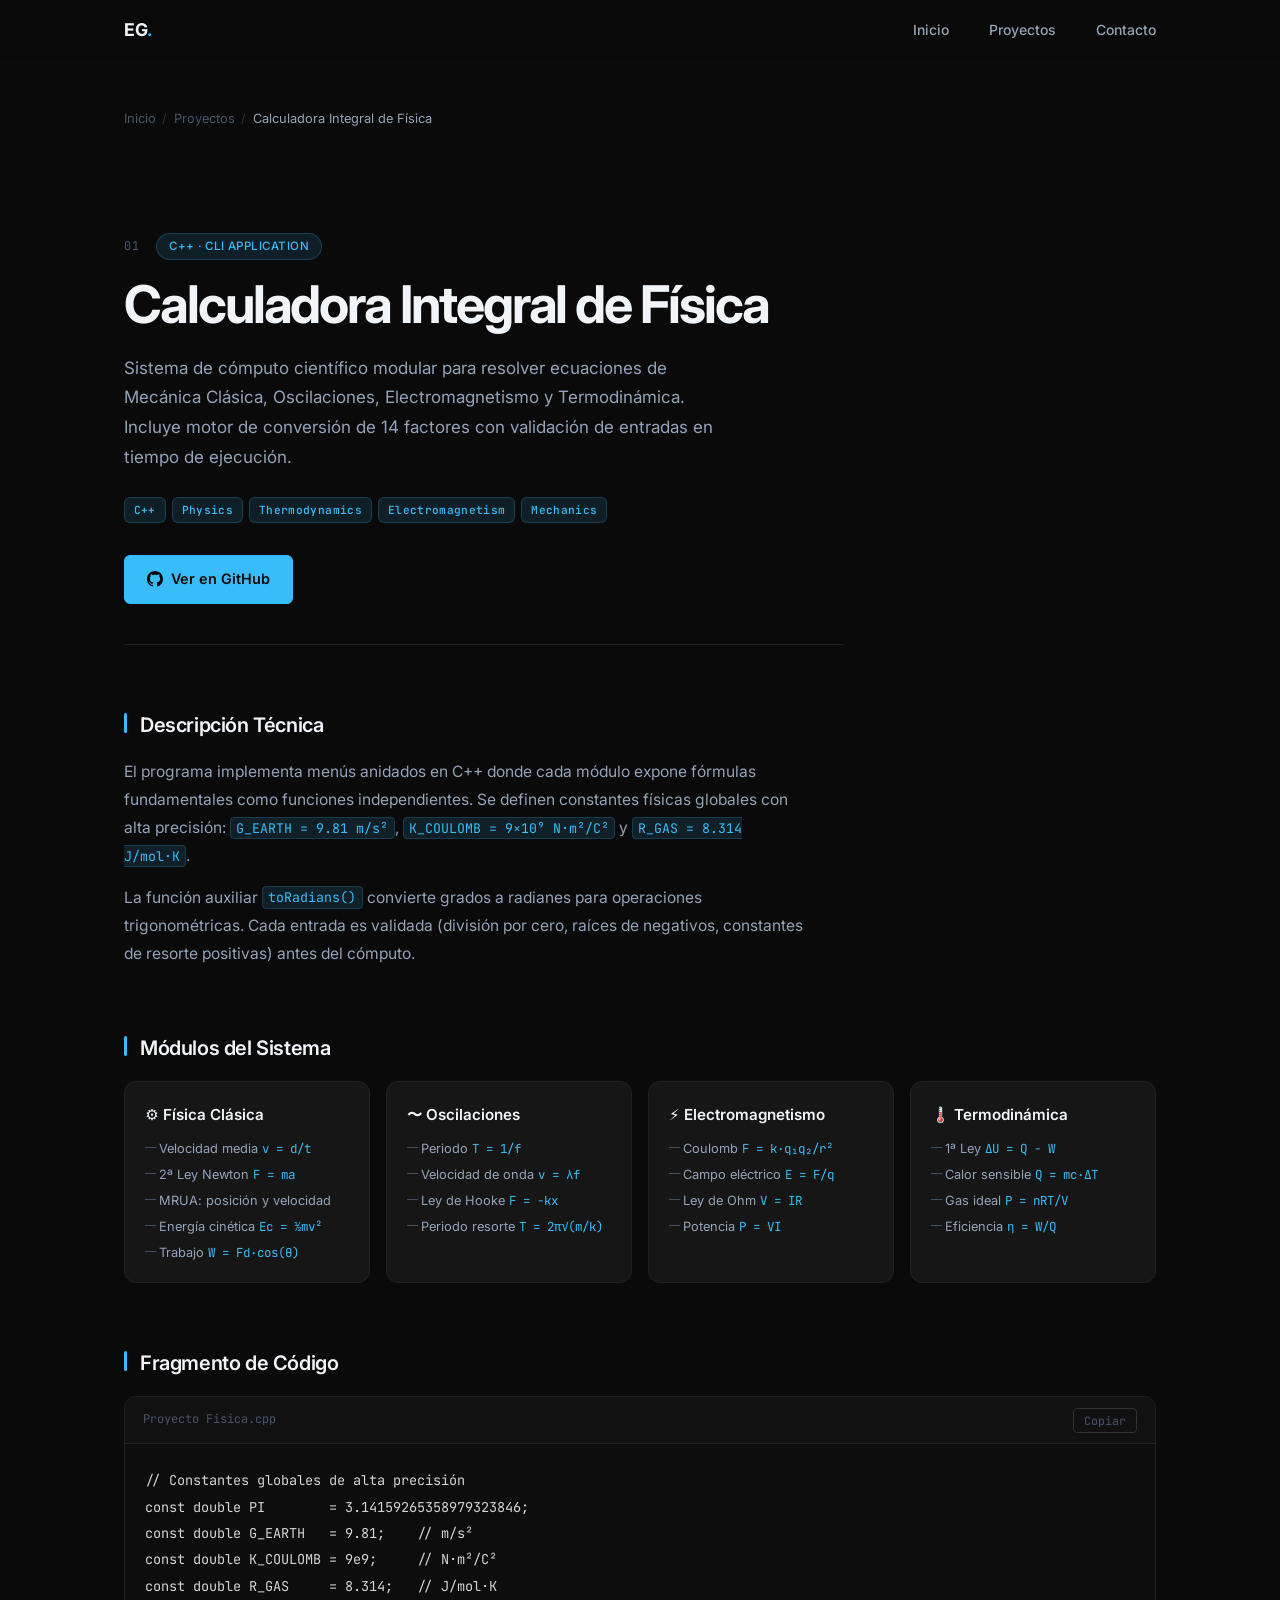
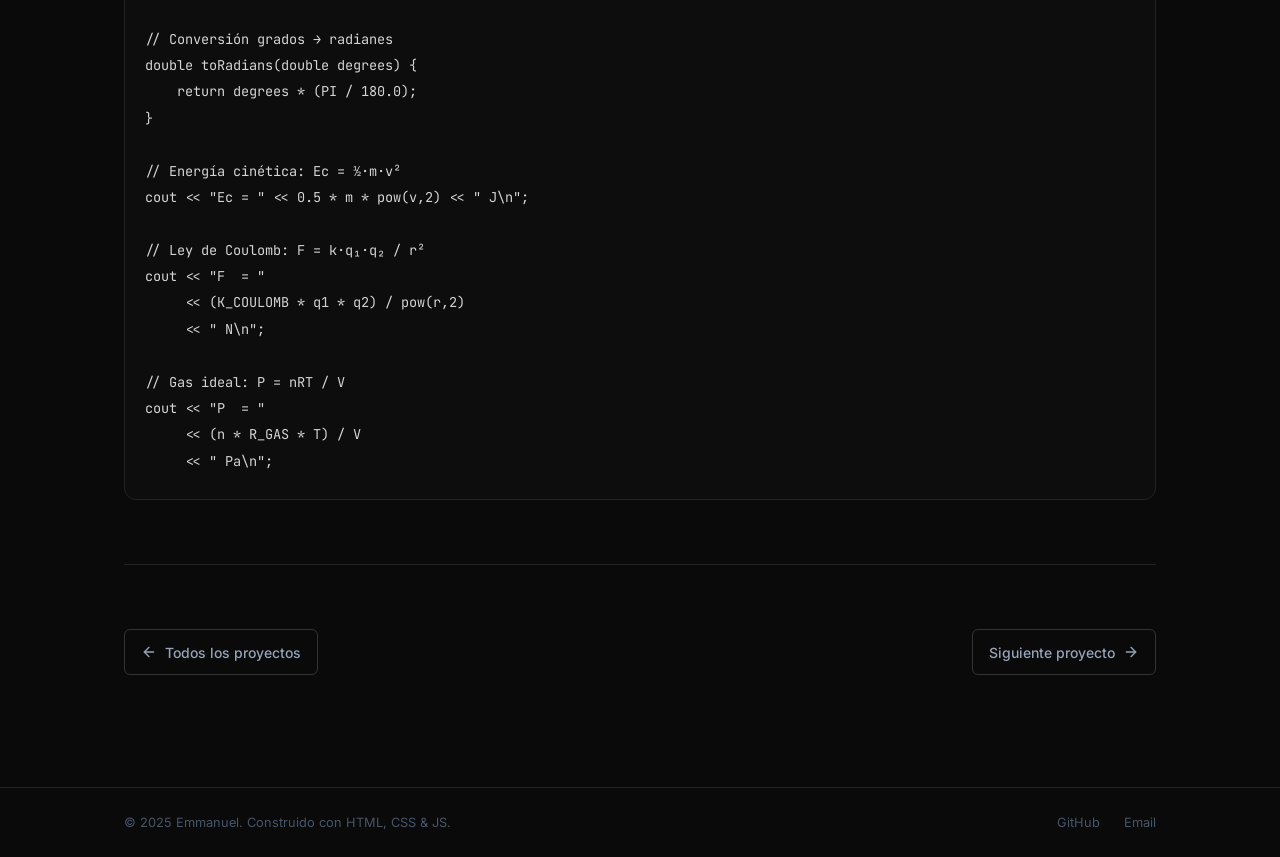
<file: mi-portafolio/proyecto-fisica.html>
<!DOCTYPE html>
<html lang="es">
<head>
  <meta charset="UTF-8" />
  <meta name="viewport" content="width=device-width, initial-scale=1.0" />
  <meta name="description" content="Calculadora Integral de Física — Sistema científico en C++ con Mecánica, Electromagnetismo y Termodinámica." />
  <title>Calculadora Integral de Física · Emmanuel</title>
  <link rel="preconnect" href="https://fonts.googleapis.com" />
  <link rel="preconnect" href="https://fonts.gstatic.com" crossorigin />
  <link href="https://fonts.googleapis.com/css2?family=Inter:wght@300;400;500;600;700&family=JetBrains+Mono:wght@400;500&display=swap" rel="stylesheet" />
  <link rel="stylesheet" href="style.css" />
  <link rel="stylesheet" href="project.css" />
</head>
<body>

  <header class="nav scrolled" id="nav">
    <div class="nav__inner container">
      <a href="index.html" class="nav__logo">EG<span class="accent">.</span></a>
      <nav class="nav__links">
        <a href="index.html" class="nav__link">Inicio</a>
        <a href="index.html#projects" class="nav__link">Proyectos</a>
        <a href="index.html#contact" class="nav__link">Contacto</a>
      </nav>
      <button class="nav__burger" id="burger" aria-label="Abrir menú" aria-expanded="false">
        <span></span><span></span><span></span>
      </button>
    </div>
    <div class="nav__mobile" id="mobileMenu">
      <a href="index.html" class="nav__mobile-link">Inicio</a>
      <a href="index.html#projects" class="nav__mobile-link">Proyectos</a>
      <a href="index.html#contact" class="nav__mobile-link">Contacto</a>
    </div>
  </header>

  <main class="project-page">
    <div class="container">

      <nav class="breadcrumb">
        <a href="index.html" class="breadcrumb__link">Inicio</a>
        <span class="breadcrumb__sep">/</span>
        <a href="index.html#projects" class="breadcrumb__link">Proyectos</a>
        <span class="breadcrumb__sep">/</span>
        <span class="breadcrumb__current">Calculadora Integral de Física</span>
      </nav>

      <header class="proj-header fade-in">
        <div class="proj-header__meta">
          <span class="proj-header__num">01</span>
          <span class="proj-header__status">C++ · CLI Application</span>
        </div>
        <h1 class="proj-header__title">Calculadora Integral de Física</h1>
        <p class="proj-header__sub">
          Sistema de cómputo científico modular para resolver ecuaciones de Mecánica Clásica,
          Oscilaciones, Electromagnetismo y Termodinámica. Incluye motor de conversión de 14 factores con validación de entradas en tiempo de ejecución.
        </p>
        <div class="proj-header__tags">
          <span class="tag">C++</span>
          <span class="tag">Physics</span>
          <span class="tag">Thermodynamics</span>
          <span class="tag">Electromagnetism</span>
          <span class="tag">Mechanics</span>
        </div>
        <a href="https://github.com/Emmanuel-Hpriv" target="_blank" rel="noopener noreferrer" class="btn btn--primary" id="githubBtnFisica">
          <svg xmlns="http://www.w3.org/2000/svg" width="16" height="16" viewBox="0 0 24 24" fill="currentColor"><path d="M12 0c-6.626 0-12 5.373-12 12 0 5.302 3.438 9.8 8.207 11.387.599.111.793-.261.793-.577v-2.234c-3.338.726-4.033-1.416-4.033-1.416-.546-1.387-1.333-1.756-1.333-1.756-1.089-.745.083-.729.083-.729 1.205.084 1.839 1.237 1.839 1.237 1.07 1.834 2.807 1.304 3.492.997.107-.775.418-1.305.762-1.604-2.665-.305-5.467-1.334-5.467-5.931 0-1.311.469-2.381 1.236-3.221-.124-.303-.535-1.524.117-3.176 0 0 1.008-.322 3.301 1.23.957-.266 1.983-.399 3.003-.404 1.02.005 2.047.138 3.006.404 2.291-1.552 3.297-1.23 3.297-1.23.653 1.653.242 2.874.118 3.176.77.84 1.235 1.911 1.235 3.221 0 4.609-2.807 5.624-5.479 5.921.43.372.823 1.102.823 2.222v3.293c0 .319.192.694.801.576 4.765-1.589 8.199-6.086 8.199-11.386 0-6.627-5.373-12-12-12z"/></svg>
          Ver en GitHub
        </a>
      </header>

      <section class="proj-section fade-in">
        <h2 class="proj-section__title">Descripción Técnica</h2>
        <p class="proj-section__text">
          El programa implementa menús anidados en C++ donde cada módulo expone fórmulas fundamentales como funciones independientes. Se definen constantes físicas globales con alta precisión: <code>G_EARTH = 9.81 m/s²</code>, <code>K_COULOMB = 9×10⁹ N·m²/C²</code> y <code>R_GAS = 8.314 J/mol·K</code>.
        </p>
        <p class="proj-section__text">
          La función auxiliar <code>toRadians()</code> convierte grados a radianes para operaciones trigonométricas. Cada entrada es validada (división por cero, raíces de negativos, constantes de resorte positivas) antes del cómputo.
        </p>
      </section>

      <section class="proj-section fade-in">
        <h2 class="proj-section__title">Módulos del Sistema</h2>
        <div class="modules-grid">
          <div class="module-card">
            <h3 class="module-card__title">⚙️ Física Clásica</h3>
            <ul class="module-card__list">
              <li>Velocidad media <em>v = d/t</em></li>
              <li>2ª Ley Newton <em>F = ma</em></li>
              <li>MRUA: posición y velocidad</li>
              <li>Energía cinética <em>Ec = ½mv²</em></li>
              <li>Trabajo <em>W = Fd·cos(θ)</em></li>
            </ul>
          </div>
          <div class="module-card">
            <h3 class="module-card__title">〜 Oscilaciones</h3>
            <ul class="module-card__list">
              <li>Periodo <em>T = 1/f</em></li>
              <li>Velocidad de onda <em>v = λf</em></li>
              <li>Ley de Hooke <em>F = −kx</em></li>
              <li>Periodo resorte <em>T = 2π√(m/k)</em></li>
            </ul>
          </div>
          <div class="module-card">
            <h3 class="module-card__title">⚡ Electromagnetismo</h3>
            <ul class="module-card__list">
              <li>Coulomb <em>F = k·q₁q₂/r²</em></li>
              <li>Campo eléctrico <em>E = F/q</em></li>
              <li>Ley de Ohm <em>V = IR</em></li>
              <li>Potencia <em>P = VI</em></li>
            </ul>
          </div>
          <div class="module-card">
            <h3 class="module-card__title">🌡️ Termodinámica</h3>
            <ul class="module-card__list">
              <li>1ª Ley <em>ΔU = Q − W</em></li>
              <li>Calor sensible <em>Q = mc·ΔT</em></li>
              <li>Gas ideal <em>P = nRT/V</em></li>
              <li>Eficiencia <em>η = W/Q</em></li>
            </ul>
          </div>
        </div>
      </section>

      <section class="proj-section fade-in">
        <h2 class="proj-section__title">Fragmento de Código</h2>
        <div class="code-block" id="codeSnippetFisica">
          <div class="code-block__header">
            <span class="code-block__file">Proyecto Fisica.cpp</span>
            <button class="code-block__copy" onclick="copyCode(this)">Copiar</button>
          </div>
          <pre class="code-block__pre"><code>// Constantes globales de alta precisión
const double PI        = 3.14159265358979323846;
const double G_EARTH   = 9.81;    // m/s²
const double K_COULOMB = 9e9;     // N·m²/C²
const double R_GAS     = 8.314;   // J/mol·K

// Conversión grados → radianes
double toRadians(double degrees) {
    return degrees * (PI / 180.0);
}

// Energía cinética: Ec = ½·m·v²
cout &lt;&lt; "Ec = " &lt;&lt; 0.5 * m * pow(v,2) &lt;&lt; " J\n";

// Ley de Coulomb: F = k·q₁·q₂ / r²
cout &lt;&lt; "F  = "
     &lt;&lt; (K_COULOMB * q1 * q2) / pow(r,2)
     &lt;&lt; " N\n";

// Gas ideal: P = nRT / V
cout &lt;&lt; "P  = "
     &lt;&lt; (n * R_GAS * T) / V
     &lt;&lt; " Pa\n";</code></pre>
        </div>
      </section>

      <div class="proj-nav fade-in">
        <a href="index.html#projects" class="proj-nav__back">
          <svg xmlns="http://www.w3.org/2000/svg" width="16" height="16" viewBox="0 0 24 24" fill="none" stroke="currentColor" stroke-width="2" stroke-linecap="round" stroke-linejoin="round"><line x1="19" y1="12" x2="5" y2="12"/><polyline points="12 19 5 12 12 5"/></svg>
          Todos los proyectos
        </a>
        <a href="proyecto-conversor-v1.html" class="proj-nav__next">
          Siguiente proyecto
          <svg xmlns="http://www.w3.org/2000/svg" width="16" height="16" viewBox="0 0 24 24" fill="none" stroke="currentColor" stroke-width="2" stroke-linecap="round" stroke-linejoin="round"><line x1="5" y1="12" x2="19" y2="12"/><polyline points="12 5 19 12 12 19"/></svg>
        </a>
      </div>

    </div>
  </main>

  <footer class="footer">
    <div class="container footer__inner">
      <span class="footer__copy">© 2025 Emmanuel. Construido con HTML, CSS & JS.</span>
      <div class="footer__links">
        <a href="https://github.com/Emmanuel-Hpriv" target="_blank" rel="noopener noreferrer" class="footer__link">GitHub</a>
        <a href="mailto:emmanuel.hinojosa.estrada@gmail.com" class="footer__link">Email</a>
      </div>
    </div>
  </footer>

  <script src="script.js"></script>
  <script src="project.js"></script>
</body>
</html>
</file>
<file: mi-portafolio/style.css>
/* ============================================================
   Emmanuel · Portafolio Personal
   Design system: Dark · Minimalista · Técnico
   ============================================================ */

/* ── 1. RESET & BASE ── */
*, *::before, *::after {
  box-sizing: border-box;
  margin: 0;
  padding: 0;
}

:root {
  /* Palette */
  --bg:           #0a0a0a;
  --surface:      #111111;
  --card:         #161616;
  --border:       #222222;
  --border-hover: #333333;

  /* Text */
  --text-primary:   #f1f5f9;
  --text-secondary: #94a3b8;
  --text-muted:     #475569;

  /* Accent */
  --accent:       #38bdf8;   /* sky-400 */
  --accent-dim:   rgba(56,189,248,.12);
  --accent-hover: #7dd3fc;

  /* Typography */
  --font-sans: 'Inter', system-ui, -apple-system, sans-serif;
  --font-mono: 'JetBrains Mono', 'Fira Code', monospace;

  /* Spacing scale */
  --space-xs: 0.5rem;
  --space-sm: 1rem;
  --space-md: 1.5rem;
  --space-lg: 2.5rem;
  --space-xl: 4rem;
  --space-2xl: 7rem;

  /* Radii */
  --radius-sm: 6px;
  --radius-md: 12px;
  --radius-lg: 20px;

  /* Transitions */
  --ease: cubic-bezier(.4,0,.2,1);
  --dur:  200ms;
}

html {
  scroll-behavior: smooth;
  -webkit-font-smoothing: antialiased;
}

body {
  background-color: var(--bg);
  color: var(--text-primary);
  font-family: var(--font-sans);
  font-size: 1rem;
  line-height: 1.65;
  min-height: 100vh;
}

a { color: inherit; text-decoration: none; }
img, svg { display: block; }

/* ── 2. UTILITIES ── */
.container {
  width: 100%;
  max-width: 1080px;
  margin-inline: auto;
  padding-inline: var(--space-md);
}

.accent { color: var(--accent); }

/* Fade-in animation via IntersectionObserver */
.fade-in {
  opacity: 0;
  transform: translateY(18px);
  transition: opacity 0.55s var(--ease), transform 0.55s var(--ease);
}
.fade-in.visible {
  opacity: 1;
  transform: translateY(0);
}

/* ── 3. NAV ── */
.nav {
  position: fixed;
  top: 0;
  left: 0;
  right: 0;
  z-index: 100;
  background: rgba(10,10,10,.85);
  backdrop-filter: blur(12px);
  -webkit-backdrop-filter: blur(12px);
  border-bottom: 1px solid transparent;
  transition: border-color var(--dur) var(--ease),
              background var(--dur) var(--ease);
}
.nav.scrolled {
  border-bottom-color: var(--border);
}

.nav__inner {
  display: flex;
  align-items: center;
  justify-content: space-between;
  height: 60px;
}

.nav__logo {
  font-size: 1.1rem;
  font-weight: 700;
  letter-spacing: -.02em;
  color: var(--text-primary);
  transition: color var(--dur) var(--ease);
}
.nav__logo:hover { color: var(--accent); }

.nav__links {
  display: flex;
  gap: var(--space-lg);
}

.nav__link {
  font-size: .875rem;
  font-weight: 500;
  color: var(--text-secondary);
  position: relative;
  transition: color var(--dur) var(--ease);
}
.nav__link::after {
  content: '';
  position: absolute;
  bottom: -2px; left: 0;
  width: 0; height: 1px;
  background: var(--accent);
  transition: width var(--dur) var(--ease);
}
.nav__link:hover { color: var(--text-primary); }
.nav__link:hover::after { width: 100%; }

/* Hamburger */
.nav__burger {
  display: none;
  flex-direction: column;
  gap: 5px;
  background: none;
  border: none;
  cursor: pointer;
  padding: 4px;
}
.nav__burger span {
  display: block;
  width: 22px; height: 2px;
  background: var(--text-secondary);
  border-radius: 2px;
  transition: transform var(--dur) var(--ease), opacity var(--dur) var(--ease);
}
.nav__burger.open span:nth-child(1) { transform: translateY(7px) rotate(45deg); }
.nav__burger.open span:nth-child(2) { opacity: 0; }
.nav__burger.open span:nth-child(3) { transform: translateY(-7px) rotate(-45deg); }

/* Mobile dropdown */
.nav__mobile {
  display: none;
  flex-direction: column;
  background: var(--surface);
  border-top: 1px solid var(--border);
  padding: var(--space-sm) 0;
}
.nav__mobile.open { display: flex; }
.nav__mobile-link {
  padding: .75rem var(--space-md);
  font-size: .9rem;
  color: var(--text-secondary);
  transition: color var(--dur) var(--ease), background var(--dur) var(--ease);
}
.nav__mobile-link:hover {
  color: var(--text-primary);
  background: var(--card);
}

/* ── 4. HERO ── */
.hero {
  position: relative;
  min-height: 100vh;
  display: flex;
  align-items: center;
  padding-top: 60px;        /* nav height */
  overflow: hidden;
}

.hero__inner {
  position: relative;
  z-index: 1;
  padding-top: var(--space-xl);
  padding-bottom: var(--space-xl);
}

/* Status badge */
.hero__badge {
  display: inline-flex;
  align-items: center;
  gap: .5rem;
  font-size: .75rem;
  font-weight: 500;
  color: var(--accent);
  background: var(--accent-dim);
  border: 1px solid rgba(56,189,248,.25);
  border-radius: 100px;
  padding: .3rem .85rem;
  margin-bottom: var(--space-md);
  letter-spacing: .04em;
  text-transform: uppercase;
}
.badge__dot {
  width: 7px; height: 7px;
  background: var(--accent);
  border-radius: 50%;
  animation: pulse 2s ease-in-out infinite;
}
@keyframes pulse {
  0%, 100% { opacity: 1; }
  50%       { opacity: .35; }
}

/* Name */
.hero__name {
  font-size: clamp(3rem, 8vw, 6rem);
  font-weight: 700;
  letter-spacing: -.04em;
  line-height: 1;
  margin-bottom: var(--space-sm);
}

/* Subtitle */
.hero__subtitle {
  font-size: clamp(.9rem, 2.2vw, 1.125rem);
  font-weight: 400;
  color: var(--text-secondary);
  margin-bottom: var(--space-md);
  font-family: var(--font-mono);
  letter-spacing: .01em;
}
.divider {
  margin-inline: .6rem;
  opacity: .4;
}

/* Bio */
.hero__bio {
  max-width: 540px;
  color: var(--text-secondary);
  font-size: 1.0625rem;
  line-height: 1.75;
  margin-bottom: var(--space-lg);
}

/* CTA buttons */
.hero__actions {
  display: flex;
  gap: var(--space-sm);
  flex-wrap: wrap;
  margin-bottom: var(--space-xl);
}

.btn {
  display: inline-flex;
  align-items: center;
  gap: .45rem;
  padding: .72rem 1.4rem;
  font-size: .9rem;
  font-weight: 600;
  border-radius: var(--radius-sm);
  border: 1px solid transparent;
  cursor: pointer;
  transition: background var(--dur) var(--ease),
              color var(--dur) var(--ease),
              border-color var(--dur) var(--ease),
              transform 150ms var(--ease);
}
.btn:active { transform: scale(.97); }

.btn--primary {
  background: var(--accent);
  color: #0a0a0a;
  border-color: var(--accent);
}
.btn--primary:hover {
  background: var(--accent-hover);
  border-color: var(--accent-hover);
}

.btn--ghost {
  background: transparent;
  color: var(--text-secondary);
  border-color: var(--border-hover);
}
.btn--ghost:hover {
  color: var(--text-primary);
  border-color: var(--text-secondary);
}

/* Stats chips */
.hero__stats {
  display: flex;
  gap: var(--space-sm);
  flex-wrap: wrap;
}
.stat-chip {
  display: flex;
  flex-direction: column;
  padding: .75rem 1.1rem;
  background: var(--card);
  border: 1px solid var(--border);
  border-radius: var(--radius-sm);
  min-width: 90px;
}
.stat-chip__num {
  font-size: 1.1rem;
  font-weight: 700;
  font-family: var(--font-mono);
  color: var(--accent);
  line-height: 1.2;
}
.stat-chip__label {
  font-size: .7rem;
  color: var(--text-muted);
  text-transform: uppercase;
  letter-spacing: .06em;
  margin-top: .15rem;
}

/* Background grid */
.hero__grid {
  position: absolute;
  inset: 0;
  background-image:
    linear-gradient(rgba(255,255,255,.025) 1px, transparent 1px),
    linear-gradient(90deg, rgba(255,255,255,.025) 1px, transparent 1px);
  background-size: 48px 48px;
  mask-image: radial-gradient(ellipse 70% 60% at 50% 50%, black 0%, transparent 100%);
  -webkit-mask-image: radial-gradient(ellipse 70% 60% at 50% 50%, black 0%, transparent 100%);
  pointer-events: none;
}

/* ── 5. SECTION HEADER ── */
.section-header {
  text-align: center;
  margin-bottom: var(--space-xl);
}
.section-header__tag {
  display: inline-block;
  font-size: .7rem;
  font-weight: 600;
  color: var(--accent);
  letter-spacing: .12em;
  text-transform: uppercase;
  margin-bottom: .6rem;
}
.section-header__title {
  font-size: clamp(1.75rem, 4vw, 2.5rem);
  font-weight: 700;
  letter-spacing: -.03em;
  margin-bottom: .6rem;
}
.section-header__sub {
  color: var(--text-secondary);
  font-size: .95rem;
  max-width: 480px;
  margin-inline: auto;
}

/* ── 6. PROJECTS ── */
.projects {
  padding: var(--space-2xl) 0;
  border-top: 1px solid var(--border);
}

.projects__grid {
  display: grid;
  grid-template-columns: repeat(auto-fill, minmax(300px, 1fr));
  gap: 1.25rem;
}

/* ── 7. CARD ── */
.card {
  background: var(--card);
  border: 1px solid var(--border);
  border-radius: var(--radius-md);
  padding: var(--space-lg) var(--space-md);
  display: flex;
  flex-direction: column;
  gap: var(--space-sm);
  position: relative;
  overflow: hidden;
  transition: border-color var(--dur) var(--ease),
              transform 200ms var(--ease),
              box-shadow 200ms var(--ease);
}
.card::before {
  /* subtle top-edge glow on hover */
  content: '';
  position: absolute;
  top: 0; left: 0; right: 0;
  height: 1px;
  background: linear-gradient(90deg, transparent, var(--accent), transparent);
  opacity: 0;
  transition: opacity var(--dur) var(--ease);
}
.card:hover {
  border-color: var(--border-hover);
  transform: translateY(-4px);
  box-shadow: 0 16px 40px rgba(0,0,0,.5);
}
.card:hover::before { opacity: 1; }

.card__top {
  display: flex;
  align-items: center;
  justify-content: space-between;
  margin-bottom: .25rem;
}

.card__icon {
  width: 42px; height: 42px;
  border-radius: var(--radius-sm);
  background: var(--accent-dim);
  border: 1px solid rgba(56,189,248,.18);
  display: flex;
  align-items: center;
  justify-content: center;
  color: var(--accent);
  flex-shrink: 0;
}

.card__number {
  font-family: var(--font-mono);
  font-size: .7rem;
  color: var(--text-muted);
  letter-spacing: .08em;
}

.card__title {
  font-size: 1.125rem;
  font-weight: 600;
  letter-spacing: -.02em;
  line-height: 1.3;
}

.card__desc {
  font-size: .875rem;
  color: var(--text-secondary);
  line-height: 1.7;
  flex: 1;
}

/* Tags */
.card__tags {
  display: flex;
  flex-wrap: wrap;
  gap: .4rem;
}
.tag {
  font-size: .7rem;
  font-weight: 500;
  font-family: var(--font-mono);
  color: var(--accent);
  background: var(--accent-dim);
  border: 1px solid rgba(56,189,248,.2);
  border-radius: var(--radius-sm);
  padding: .18rem .55rem;
  letter-spacing: .03em;
}

/* Card action row */
.card__actions {
  display: flex;
  gap: .5rem;
  flex-wrap: wrap;
  margin-top: .5rem;
}

/* GitHub / secondary button */
.card__btn {
  display: inline-flex;
  align-items: center;
  gap: .45rem;
  padding: .55rem .9rem;
  font-size: .8rem;
  font-weight: 600;
  color: var(--text-secondary);
  background: transparent;
  border: 1px solid var(--border-hover);
  border-radius: var(--radius-sm);
  transition: color var(--dur) var(--ease),
              border-color var(--dur) var(--ease),
              background var(--dur) var(--ease);
}
.card__btn:hover {
  color: var(--text-primary);
  border-color: var(--text-muted);
  background: rgba(255,255,255,.04);
}

/* "Ver Detalles" — accent variant */
.card__btn--detail {
  color: var(--accent);
  border-color: rgba(56,189,248,.3);
  background: var(--accent-dim);
}
.card__btn--detail:hover {
  color: var(--accent-hover);
  border-color: rgba(56,189,248,.6);
  background: rgba(56,189,248,.18);
}

/* ── 8. CONTACT ── */
.contact {
  padding: var(--space-2xl) 0;
  border-top: 1px solid var(--border);
}
.contact__inner {
  text-align: center;
}
.contact__title {
  font-size: clamp(2rem, 5vw, 3.5rem);
  font-weight: 700;
  letter-spacing: -.04em;
  margin: .5rem 0 1rem;
}
.contact__sub {
  color: var(--text-secondary);
  font-size: 1rem;
  max-width: 460px;
  margin: 0 auto var(--space-lg);
  line-height: 1.7;
}
.contact__email {
  display: inline-block;
  font-size: clamp(1rem, 2.5vw, 1.375rem);
  font-family: var(--font-mono);
  color: var(--accent);
  position: relative;
  margin-bottom: var(--space-lg);
  transition: color var(--dur) var(--ease);
}
.contact__email::after {
  content: '';
  position: absolute;
  bottom: -2px; left: 0;
  width: 100%; height: 1px;
  background: var(--accent);
  transform: scaleX(0);
  transform-origin: left;
  transition: transform var(--dur) var(--ease);
}
.contact__email:hover { color: var(--accent-hover); }
.contact__email:hover::after { transform: scaleX(1); }

.contact__links {
  display: flex;
  justify-content: center;
  gap: var(--space-sm);
  flex-wrap: wrap;
}

.social-link {
  display: inline-flex;
  align-items: center;
  gap: .45rem;
  padding: .65rem 1.2rem;
  font-size: .875rem;
  font-weight: 500;
  color: var(--text-secondary);
  border: 1px solid var(--border-hover);
  border-radius: var(--radius-sm);
  transition: color var(--dur) var(--ease),
              border-color var(--dur) var(--ease),
              background var(--dur) var(--ease);
}
.social-link:hover {
  color: var(--text-primary);
  border-color: var(--text-muted);
  background: rgba(255,255,255,.04);
}

/* ── 9. FOOTER ── */
.footer {
  border-top: 1px solid var(--border);
  padding: var(--space-md) 0;
}
.footer__inner {
  display: flex;
  align-items: center;
  justify-content: space-between;
  flex-wrap: wrap;
  gap: .75rem;
}
.footer__copy {
  font-size: .8rem;
  color: var(--text-muted);
}
.footer__links {
  display: flex;
  gap: var(--space-md);
}
.footer__link {
  font-size: .8rem;
  color: var(--text-muted);
  transition: color var(--dur) var(--ease);
}
.footer__link:hover { color: var(--text-secondary); }

/* ── 10. RESPONSIVE ── */
@media (max-width: 768px) {
  .nav__links   { display: none; }
  .nav__burger  { display: flex; }

  .hero__name   { font-size: clamp(2.5rem, 11vw, 4rem); }
  .hero__bio    { font-size: .95rem; }
  .hero__actions { gap: .65rem; }

  .projects__grid { grid-template-columns: 1fr; }

  .footer__inner { flex-direction: column; text-align: center; }
  .footer__links { justify-content: center; }
}

@media (max-width: 480px) {
  .hero__stats { gap: .65rem; }
  .stat-chip   { min-width: 80px; padding: .6rem .85rem; }
}

/* ── 11. SCROLLBAR ── */
::-webkit-scrollbar       { width: 6px; }
::-webkit-scrollbar-track { background: var(--bg); }
::-webkit-scrollbar-thumb { background: var(--border-hover); border-radius: 99px; }
::-webkit-scrollbar-thumb:hover { background: var(--text-muted); }

/* ── 12. SELECTION ── */
::selection {
  background: var(--accent);
  color: #0a0a0a;
}
</file>
<file: mi-portafolio/project.css>
/* ============================================================
   project.css — Estilos exclusivos para páginas de detalle
   Complementa style.css · Mismo sistema de tokens
   ============================================================ */

/* ── Project page wrapper ── */
.project-page {
  padding-top: calc(60px + 3rem);
  padding-bottom: var(--space-2xl);
  min-height: 100vh;
}

/* ── Breadcrumb ── */
.breadcrumb {
  display: flex;
  align-items: center;
  gap: .4rem;
  margin-bottom: var(--space-lg);
  flex-wrap: wrap;
}
.breadcrumb__link {
  font-size: .8rem;
  color: var(--text-muted);
  transition: color var(--dur) var(--ease);
}
.breadcrumb__link:hover { color: var(--accent); }
.breadcrumb__sep {
  font-size: .8rem;
  color: var(--border-hover);
}
.breadcrumb__current {
  font-size: .8rem;
  color: var(--text-secondary);
}

/* ── Project header ── */
.proj-header {
  padding: var(--space-xl) 0 var(--space-lg);
  border-bottom: 1px solid var(--border);
  margin-bottom: var(--space-xl);
  max-width: 720px;
}

.proj-header__meta {
  display: flex;
  align-items: center;
  gap: 1rem;
  margin-bottom: 1rem;
}
.proj-header__num {
  font-family: var(--font-mono);
  font-size: .75rem;
  color: var(--text-muted);
  letter-spacing: .1em;
}
.proj-header__status {
  font-size: .72rem;
  font-weight: 500;
  color: var(--accent);
  background: var(--accent-dim);
  border: 1px solid rgba(56,189,248,.2);
  border-radius: 100px;
  padding: .2rem .75rem;
  letter-spacing: .04em;
  text-transform: uppercase;
}

.proj-header__title {
  font-size: clamp(2rem, 5vw, 3.25rem);
  font-weight: 700;
  letter-spacing: -.04em;
  line-height: 1.1;
  margin-bottom: 1.25rem;
}

.proj-header__sub {
  font-size: 1.0625rem;
  color: var(--text-secondary);
  line-height: 1.75;
  margin-bottom: 1.5rem;
  max-width: 620px;
}

.proj-header__tags {
  display: flex;
  flex-wrap: wrap;
  gap: .4rem;
  margin-bottom: 2rem;
}

/* ── Project sections ── */
.proj-section {
  margin-bottom: var(--space-xl);
}
.proj-section__title {
  font-size: 1.25rem;
  font-weight: 600;
  letter-spacing: -.02em;
  margin-bottom: 1rem;
  color: var(--text-primary);
  position: relative;
  padding-left: 1rem;
}
.proj-section__title::before {
  content: '';
  position: absolute;
  left: 0; top: .2em;
  width: 3px; height: 1em;
  background: var(--accent);
  border-radius: 2px;
}
.proj-section__text {
  color: var(--text-secondary);
  line-height: 1.8;
  font-size: .975rem;
  max-width: 680px;
  margin-bottom: .85rem;
}
.proj-section__text code {
  font-family: var(--font-mono);
  font-size: .85em;
  color: var(--accent);
  background: var(--accent-dim);
  border: 1px solid rgba(56,189,248,.18);
  padding: .1em .4em;
  border-radius: 4px;
}

/* ── Modules grid ── */
.modules-grid {
  display: grid;
  grid-template-columns: repeat(auto-fill, minmax(240px, 1fr));
  gap: 1rem;
}
.module-card {
  background: var(--card);
  border: 1px solid var(--border);
  border-radius: var(--radius-md);
  padding: 1.25rem;
  transition: border-color var(--dur) var(--ease);
}
.module-card:hover { border-color: var(--border-hover); }

.module-card__title {
  font-size: .95rem;
  font-weight: 600;
  margin-bottom: .75rem;
  color: var(--text-primary);
}
.module-card__list {
  list-style: none;
  display: flex;
  flex-direction: column;
  gap: .4rem;
}
.module-card__list li {
  font-size: .8rem;
  color: var(--text-secondary);
  padding-left: .9rem;
  position: relative;
  line-height: 1.5;
}
.module-card__list li::before {
  content: '—';
  position: absolute;
  left: 0;
  color: var(--text-muted);
  font-size: .7rem;
}
.module-card__list em {
  font-style: normal;
  font-family: var(--font-mono);
  font-size: .78rem;
  color: var(--accent);
}

/* ── Conversion table ── */
.conversion-table {
  border: 1px solid var(--border);
  border-radius: var(--radius-md);
  overflow: hidden;
}
.conv-row {
  display: grid;
  grid-template-columns: 1fr 1fr 1.5fr 1.5fr;
  gap: 1rem;
  padding: .85rem 1.25rem;
  border-bottom: 1px solid var(--border);
  font-size: .83rem;
  color: var(--text-secondary);
  align-items: center;
}
.conv-row:last-child { border-bottom: none; }
.conv-row--header {
  background: var(--surface);
  font-size: .72rem;
  font-weight: 600;
  color: var(--text-muted);
  text-transform: uppercase;
  letter-spacing: .07em;
}
.conv-row code {
  font-family: var(--font-mono);
  font-size: .8em;
  color: var(--accent);
  background: var(--accent-dim);
  padding: .15em .4em;
  border-radius: 4px;
  white-space: nowrap;
}

/* ── Code block ── */
.code-block {
  background: #0d0d0d;
  border: 1px solid var(--border);
  border-radius: var(--radius-md);
  overflow: hidden;
}
.code-block__header {
  display: flex;
  align-items: center;
  justify-content: space-between;
  padding: .65rem 1.1rem;
  border-bottom: 1px solid var(--border);
  background: var(--surface);
}
.code-block__file {
  font-family: var(--font-mono);
  font-size: .75rem;
  color: var(--text-muted);
}
.code-block__copy {
  font-family: var(--font-mono);
  font-size: .72rem;
  color: var(--text-muted);
  background: none;
  border: 1px solid var(--border-hover);
  border-radius: 4px;
  padding: .25rem .65rem;
  cursor: pointer;
  transition: color var(--dur) var(--ease), border-color var(--dur) var(--ease);
}
.code-block__copy:hover {
  color: var(--text-secondary);
  border-color: var(--text-muted);
}
.code-block__copy.copied {
  color: #4ade80;
  border-color: #4ade80;
}

.code-block__pre {
  padding: 1.5rem 1.25rem;
  overflow-x: auto;
  margin: 0;
}
.code-block__pre code {
  font-family: var(--font-mono);
  font-size: .85rem;
  line-height: 1.75;
  color: #d4d4d4;
  white-space: pre;
}

/* ── Project navigation ── */
.proj-nav {
  display: flex;
  justify-content: space-between;
  align-items: center;
  padding-top: var(--space-xl);
  border-top: 1px solid var(--border);
  margin-top: var(--space-xl);
  flex-wrap: wrap;
  gap: 1rem;
}
.proj-nav__back,
.proj-nav__next {
  display: inline-flex;
  align-items: center;
  gap: .5rem;
  font-size: .875rem;
  font-weight: 500;
  color: var(--text-secondary);
  padding: .65rem 1rem;
  border: 1px solid var(--border-hover);
  border-radius: var(--radius-sm);
  transition: color var(--dur) var(--ease),
              border-color var(--dur) var(--ease),
              background var(--dur) var(--ease);
}
.proj-nav__back:hover,
.proj-nav__next:hover {
  color: var(--text-primary);
  border-color: var(--text-muted);
  background: rgba(255,255,255,.04);
}
.proj-nav__next { margin-left: auto; }

/* ── Responsive ── */
@media (max-width: 768px) {
  .conv-row {
    grid-template-columns: 1fr 1fr;
    font-size: .78rem;
  }
  .conv-row > span:nth-child(3),
  .conv-row > span:nth-child(4) {
    grid-column: span 1;
  }
  .modules-grid { grid-template-columns: 1fr; }
  .proj-nav { flex-direction: column; }
  .proj-nav__next { margin-left: 0; width: 100%; justify-content: center; }
  .proj-nav__back { width: 100%; justify-content: center; }
}
</file>
